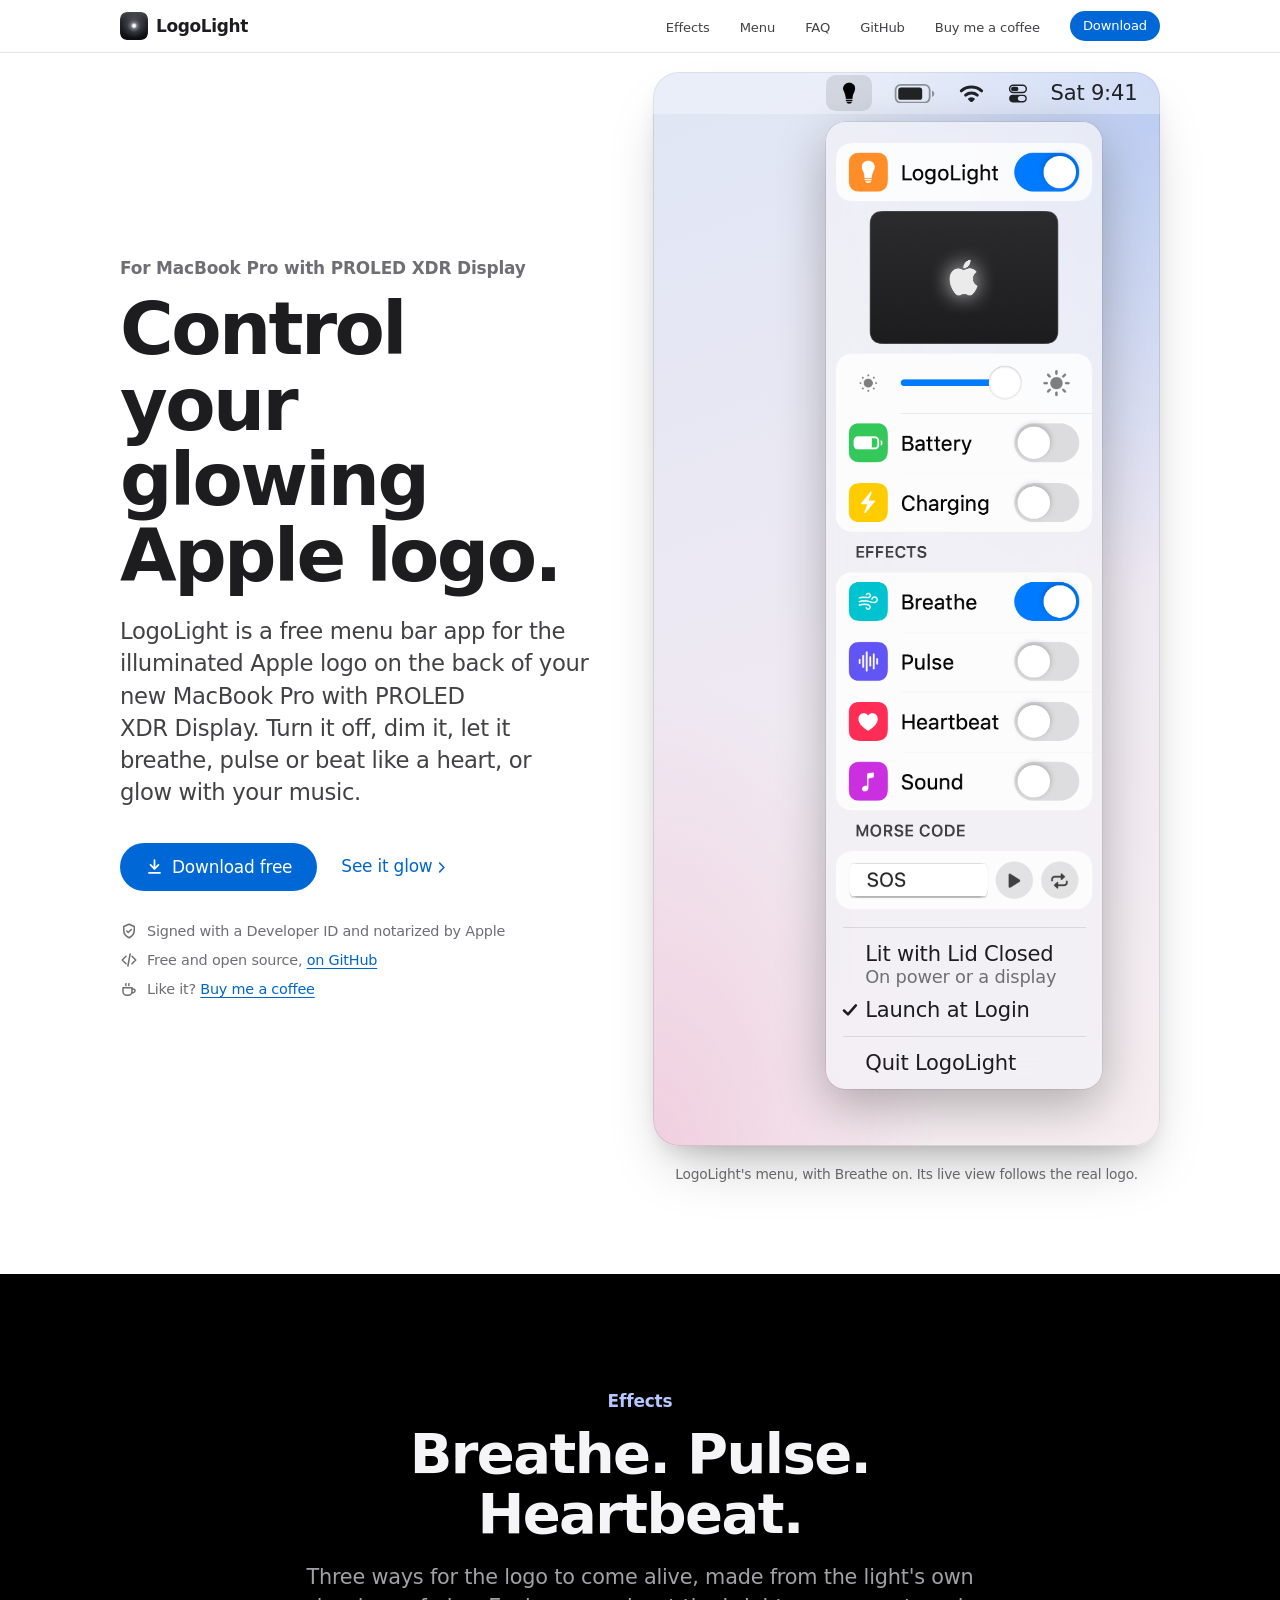
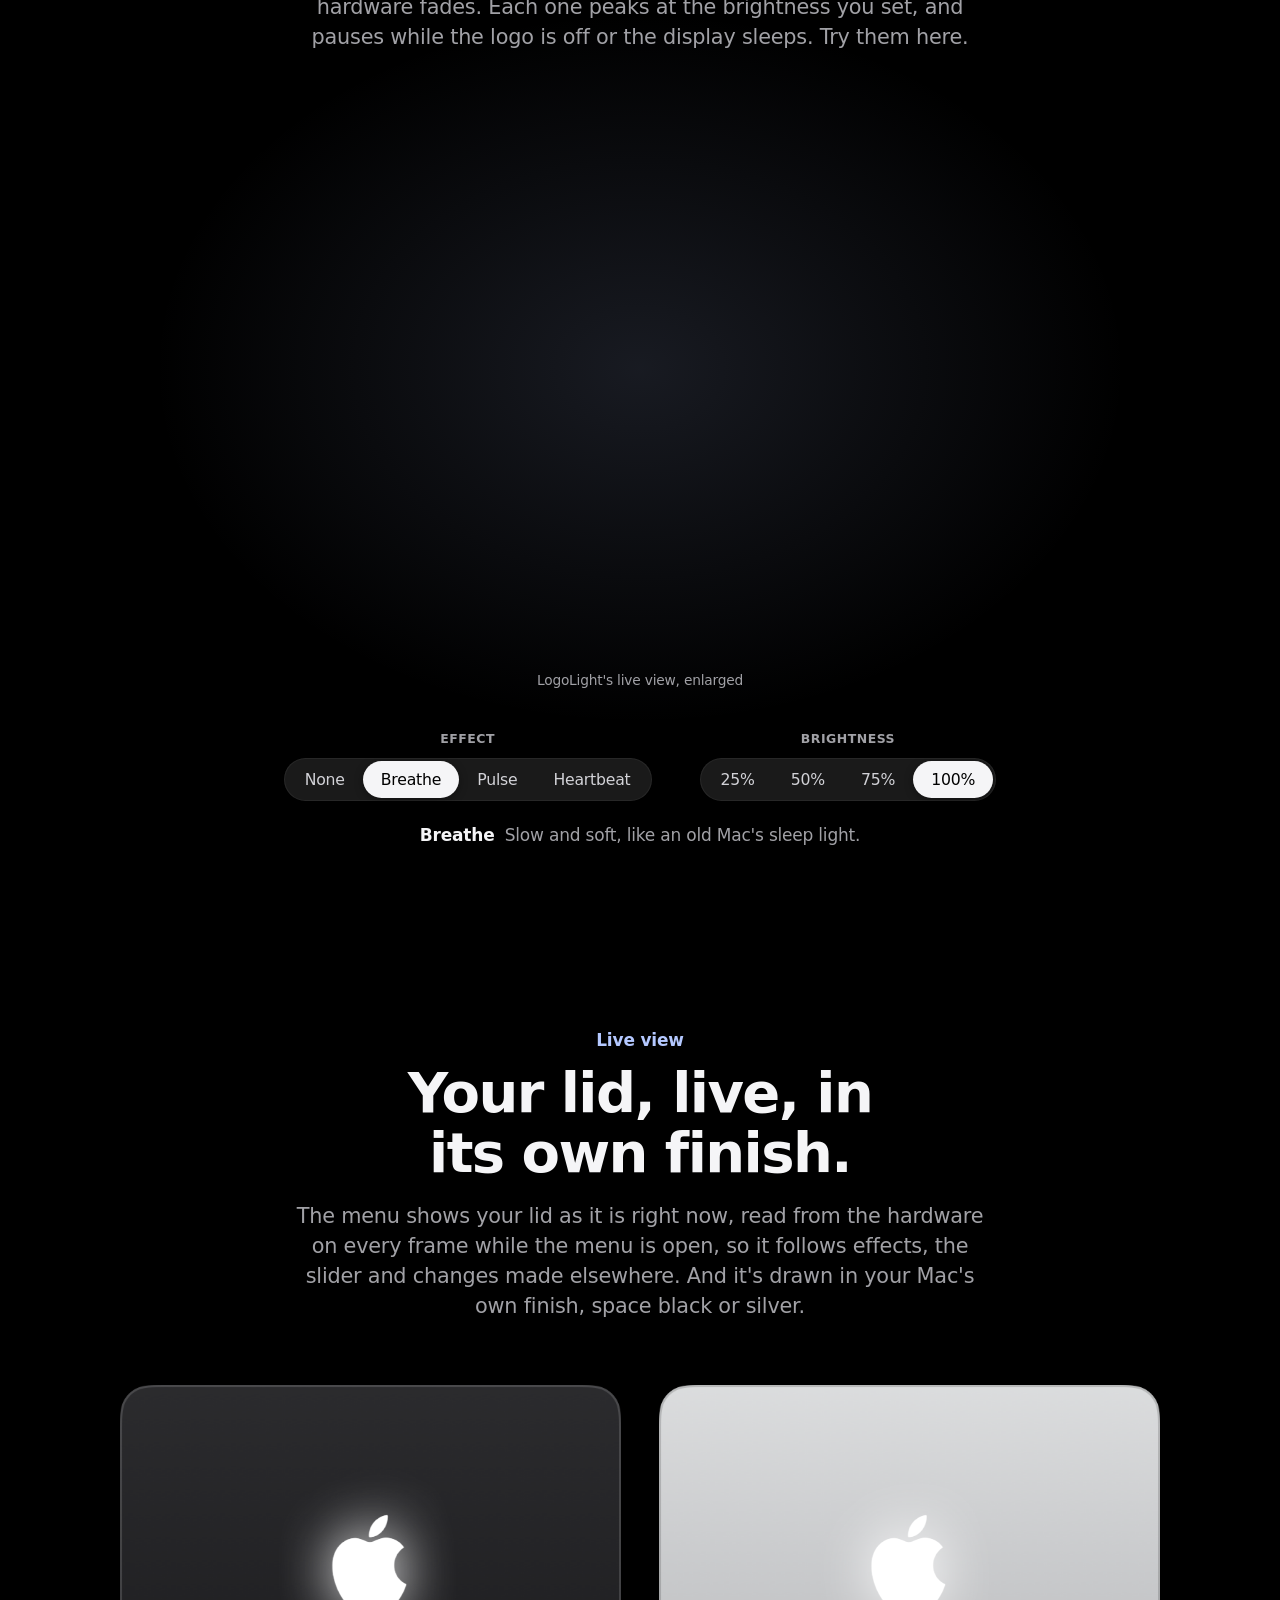
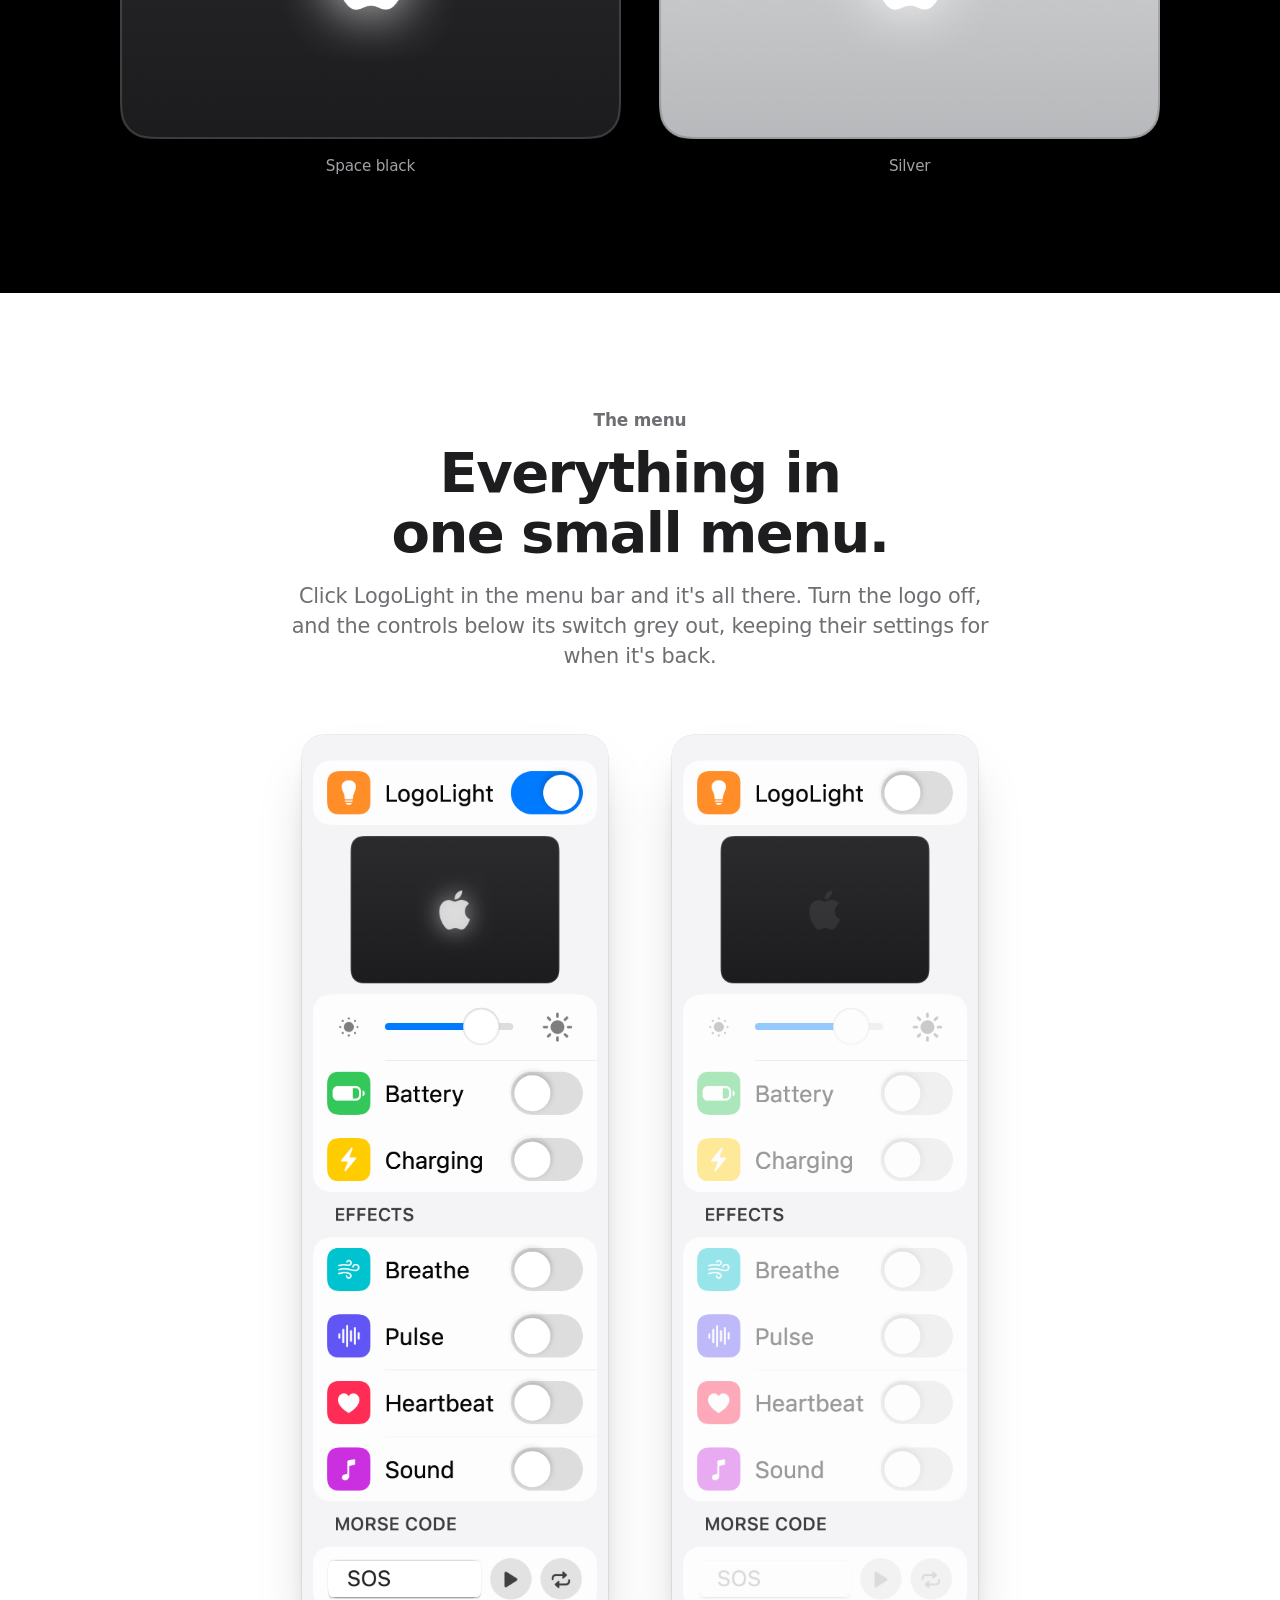
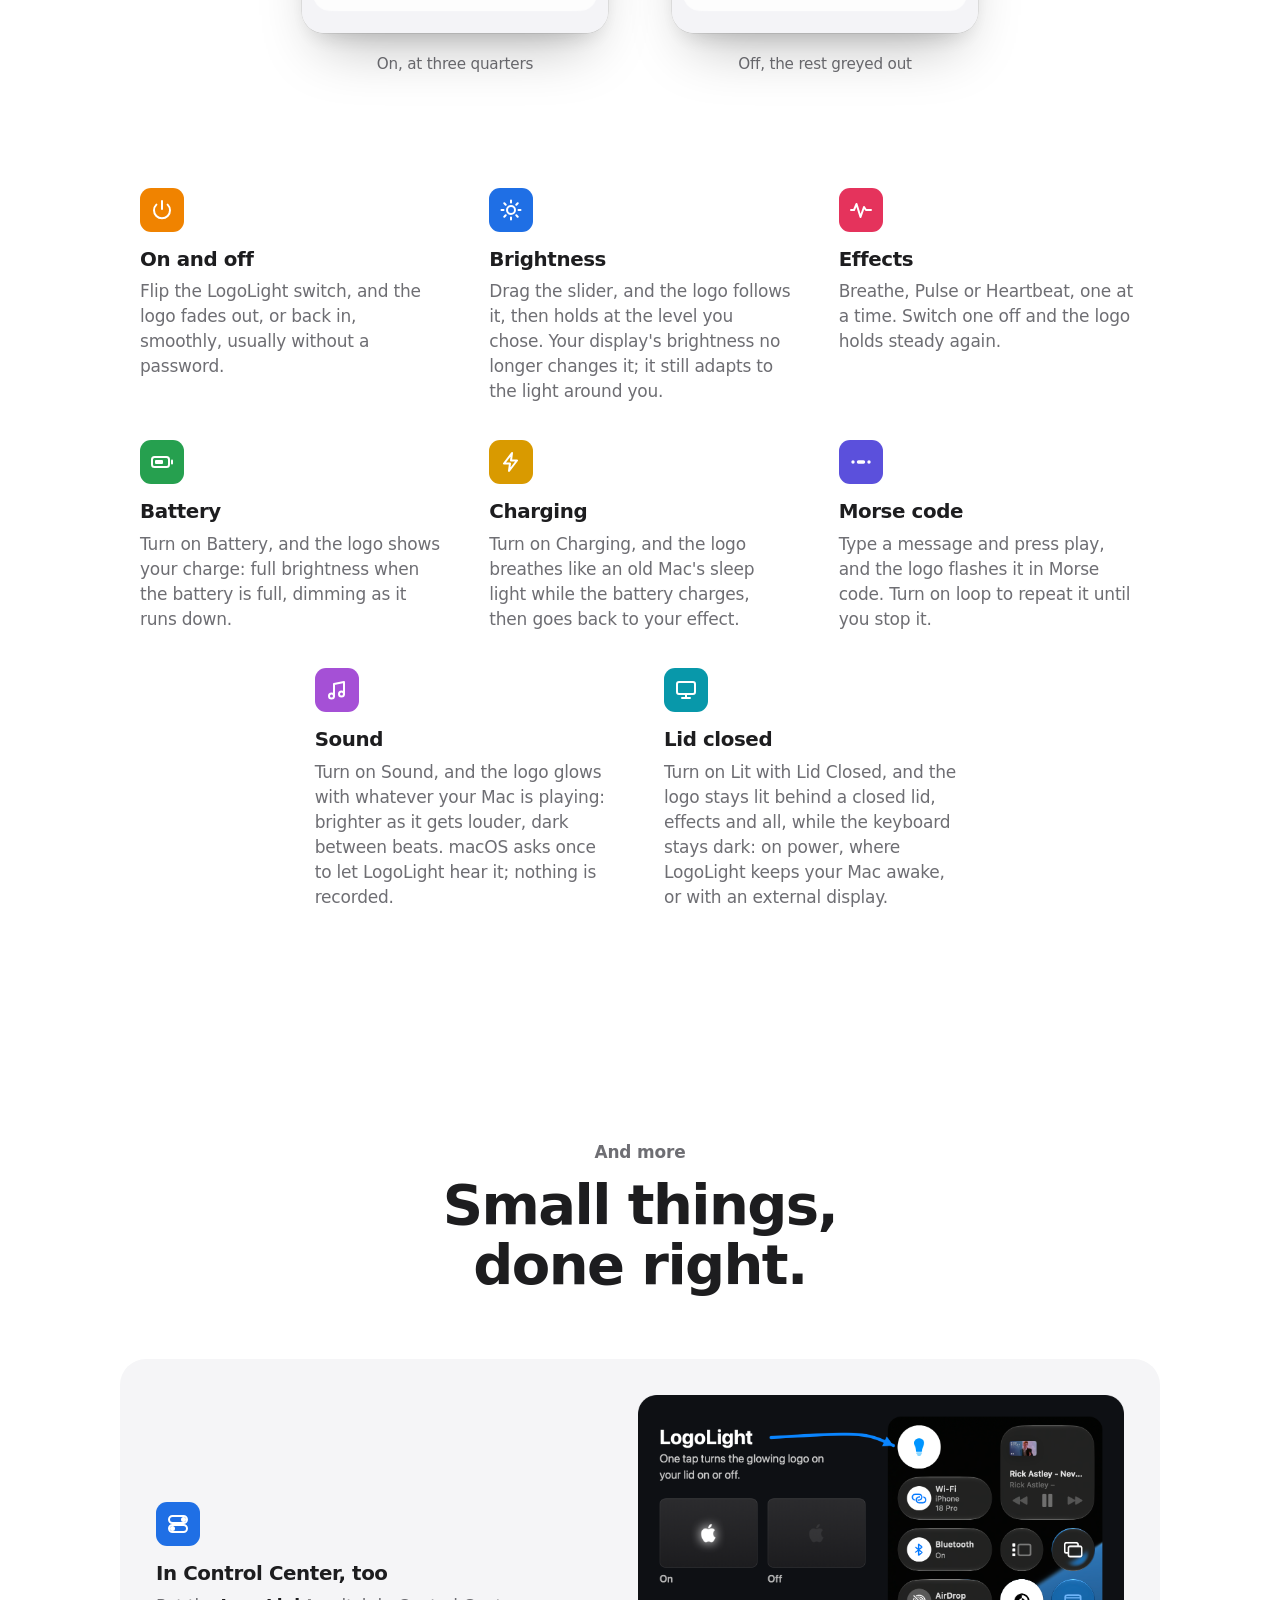
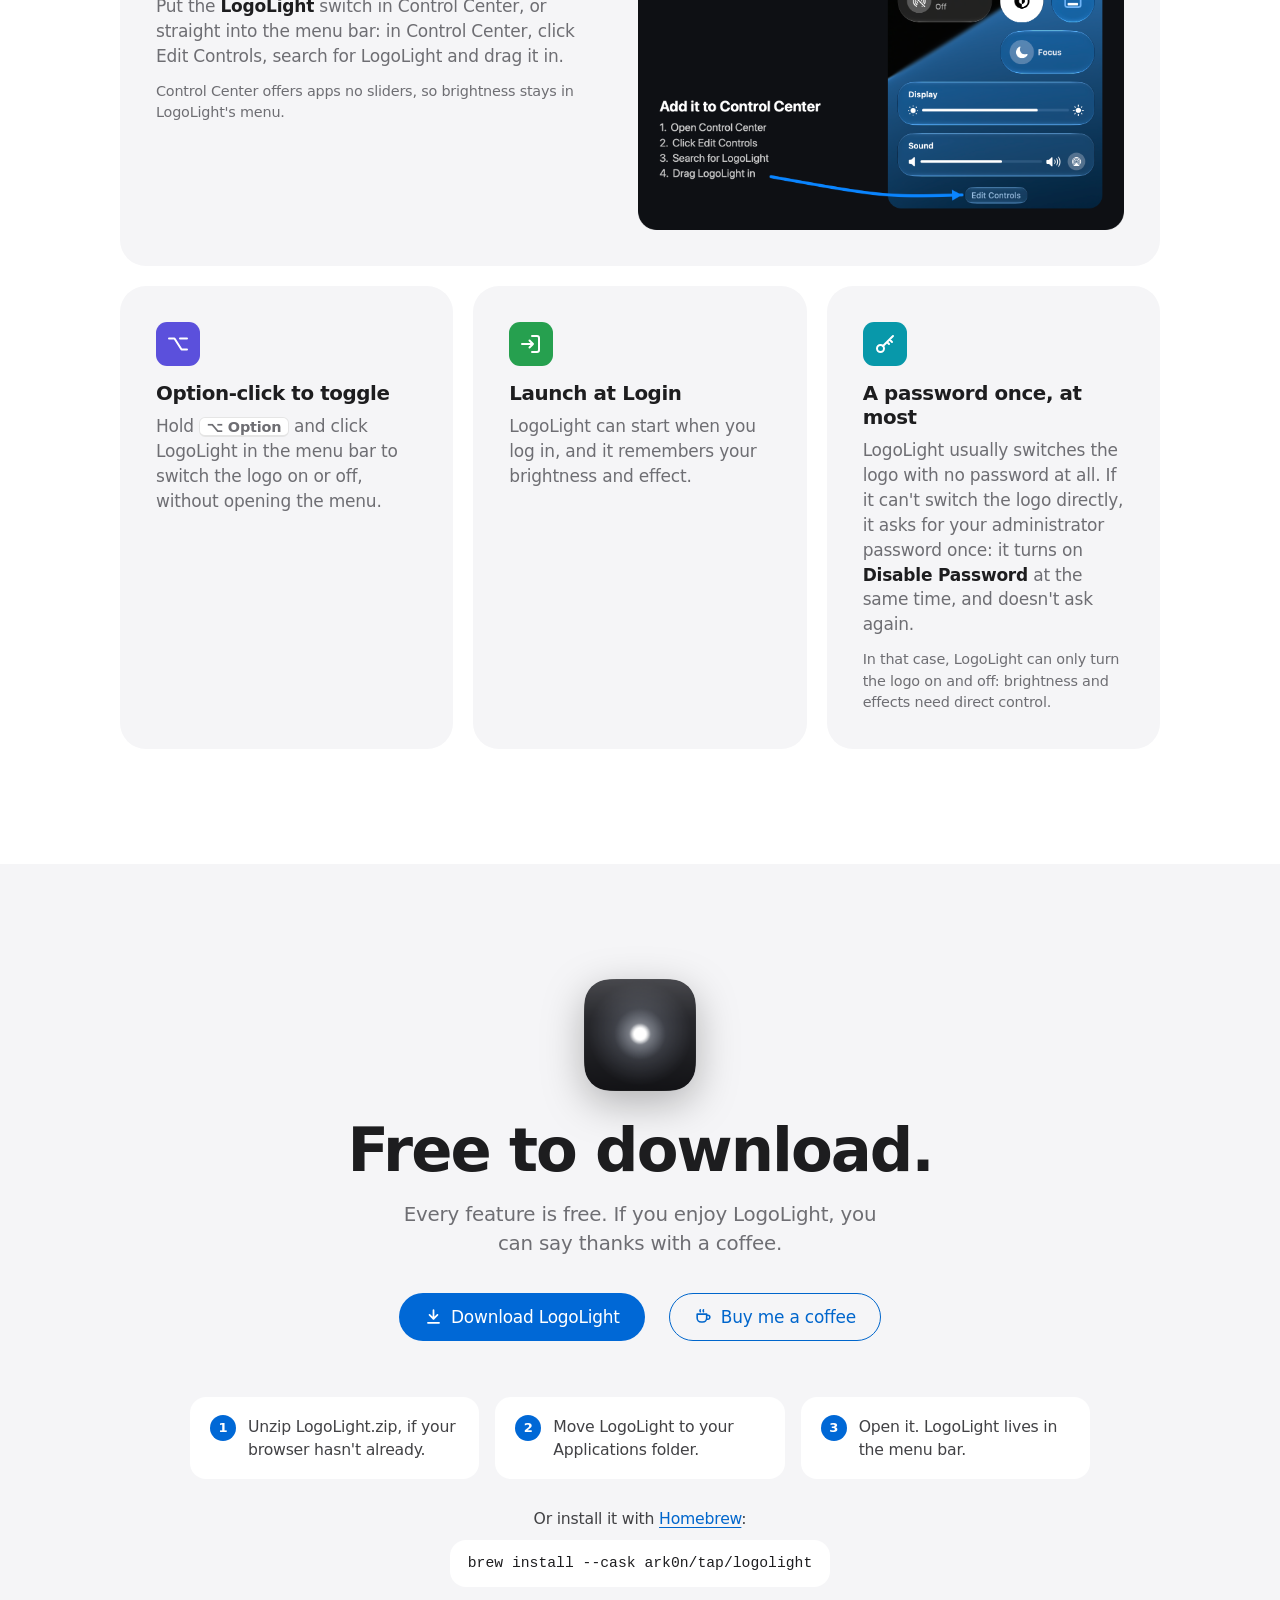
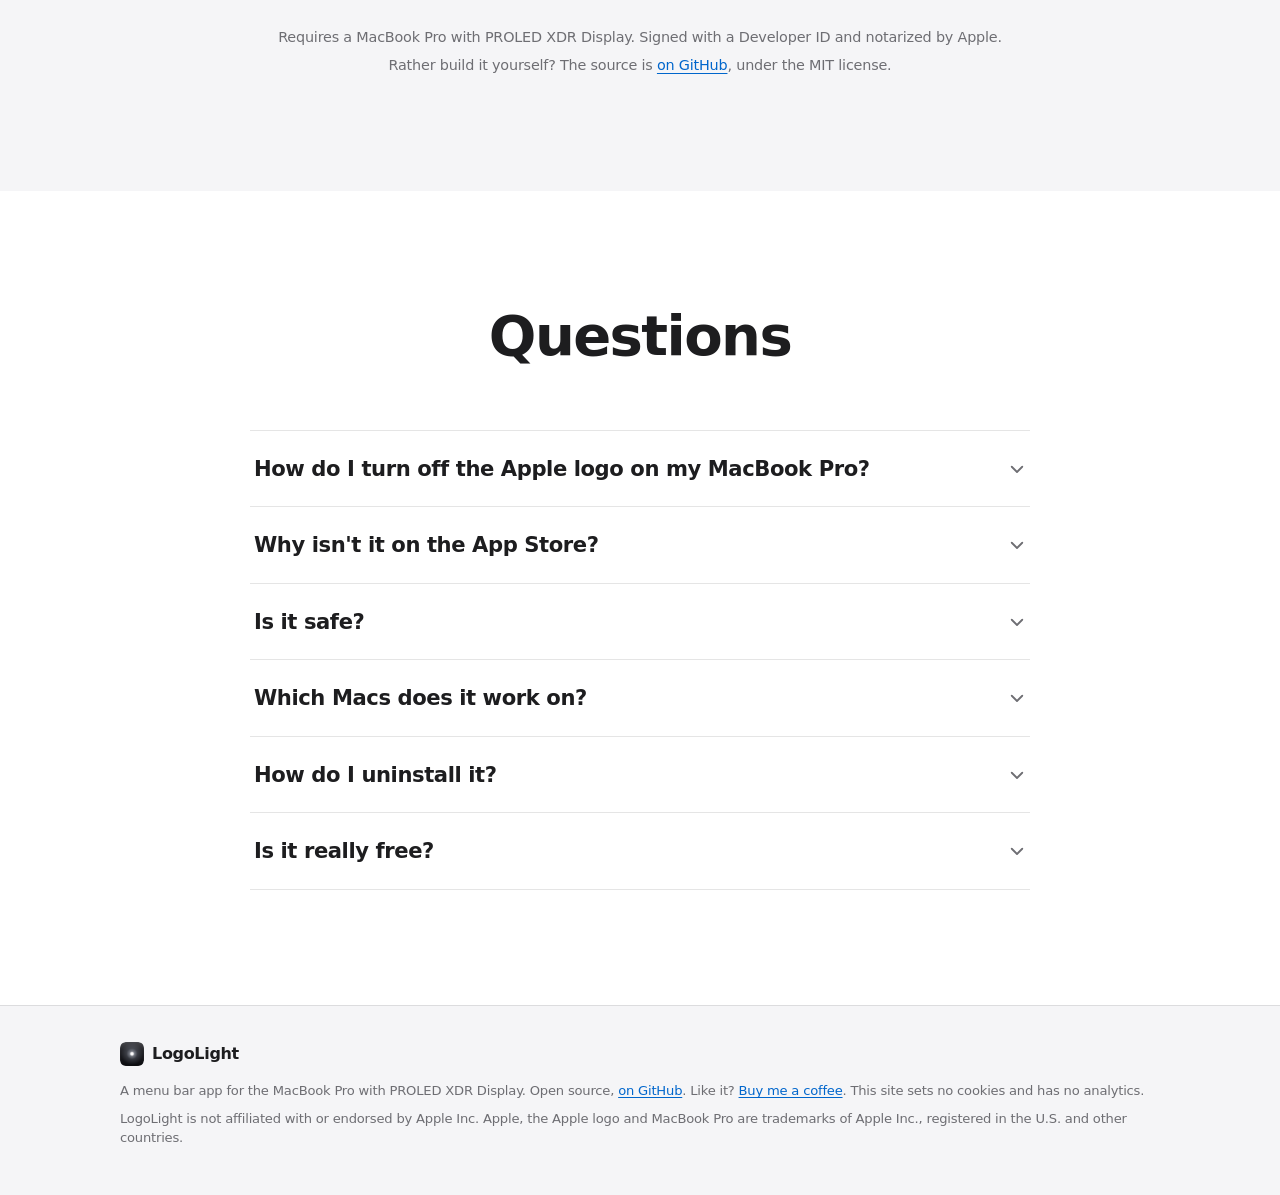
<file: site/public/index.html>
<!doctype html>
<html lang="en">
<head>
  <meta charset="utf-8">
  <meta name="viewport" content="width=device-width, initial-scale=1">
  <title>LogoLight: turn off or dim the MacBook Pro's glowing Apple logo</title>
  <meta name="description" content="Turn off or dim the glowing Apple logo on the OLED MacBook Pro with PROLED XDR Display, let it breathe, pulse or beat like a heart, or glow with your music. A free, open-source menu bar app.">
  <meta name="robots" content="max-image-preview:large">
  <link rel="alternate" type="text/plain" href="https://logolight.app/llms.txt" title="LogoLight, in plain text for AI assistants">
  <meta name="color-scheme" content="light dark">
  <meta name="theme-color" content="#ffffff" media="(prefers-color-scheme: light)">
  <meta name="theme-color" content="#0c0c0e" media="(prefers-color-scheme: dark)">
  <link rel="canonical" href="https://logolight.app/">
  <link rel="icon" href="favicon.ico" sizes="32x32">
  <link rel="icon" href="favicon.png" type="image/png" sizes="64x64">
  <link rel="apple-touch-icon" href="apple-touch-icon.png">
  <link rel="stylesheet" href="style.css">

  <meta property="og:type" content="website">
  <meta property="og:site_name" content="LogoLight">
  <meta property="og:url" content="https://logolight.app/">
  <meta property="og:title" content="LogoLight: turn off or dim the MacBook Pro's glowing Apple logo">
  <meta property="og:description" content="A free, open-source menu bar app for the illuminated Apple logo on the back of the OLED MacBook Pro with PROLED XDR Display. Turn it off, set its brightness, let it breathe, pulse or beat like a heart, or glow with your music.">
  <meta property="og:image" content="https://logolight.app/og-130.jpg">
  <meta property="og:image:type" content="image/jpeg">
  <meta property="og:image:width" content="1200">
  <meta property="og:image:height" content="630">
  <meta property="og:image:alt" content="LogoLight: Control your glowing Apple logo. Turn it off, dim it, let it breathe or beat like a heart, or glow with your music. Right from the menu bar. Beside the text, LogoLight's live view shows a large lid with the Apple logo glowing, next to its menu with the LogoLight switch and Breathe switched on, and the Battery and Charging switches under the brightness slider.">
  <meta name="twitter:card" content="summary_large_image">

  <!-- Structured data for search engines and AI assistants: the app, and the FAQ below (keep the answers in step
       with the page's). A data block, not a script: it never runs, so the CSP's script-src 'none' doesn't apply.
       Bump softwareVersion with each release. -->
  <script type="application/ld+json">
  {
    "@context": "https://schema.org",
    "@graph": [
      {
        "@type": "WebSite",
        "@id": "https://logolight.app/#website",
        "url": "https://logolight.app/",
        "name": "LogoLight",
        "inLanguage": "en"
      },
      {
        "@type": "SoftwareApplication",
        "@id": "https://logolight.app/#app",
        "name": "LogoLight",
        "url": "https://logolight.app/",
        "description": "A free, open-source menu bar app for the illuminated Apple logo on the back of the MacBook Pro with PROLED XDR Display (the OLED MacBook Pro). Turn the logo off and on with a smooth fade, set its brightness, animate it with Breathe, Pulse or Heartbeat, let it breathe while the battery charges, or let it glow with the sound your Mac is playing. Includes a control for Control Center.",
        "applicationCategory": "UtilitiesApplication",
        "operatingSystem": "macOS 14 or later",
        "softwareRequirements": "MacBook Pro with PROLED XDR Display",
        "softwareVersion": "1.4.1",
        "datePublished": "2026-11-25",
        "downloadUrl": "https://logolight.app/LogoLight.zip",
        "installUrl": "https://logolight.app/#download",
        "image": "https://logolight.app/images/app-icon-256.png",
        "screenshot": "https://logolight.app/images/menu-on-light-130.png",
        "featureList": [
          "Turn the illuminated Apple logo off and on, with a smooth fade",
          "Set the logo's brightness",
          "Effects: Breathe, Pulse and Heartbeat",
          "Battery indicator: the logo dims as the battery runs down",
          "Charging light: the logo breathes while the battery charges, like an old Mac's sleep light",
          "Flash a message in Morse code",
          "Sound: the logo glows with whatever the Mac is playing",
          "Keep the logo lit with the lid closed, on power or with an external display",
          "Live view of the lid in its own finish, space black or silver",
          "A LogoLight switch for Control Center and the menu bar",
          "Option-click the menu bar icon to toggle the logo",
          "Launch at Login"
        ],
        "isAccessibleForFree": true,
        "offers": { "@type": "Offer", "price": "0", "priceCurrency": "USD" },
        "license": "https://opensource.org/license/mit",
        "author": { "@type": "Person", "name": "Ark0N", "url": "https://github.com/Ark0N" },
        "sameAs": ["https://github.com/Ark0N/LogoLight"]
      },
      {
        "@type": "FAQPage",
        "@id": "https://logolight.app/#faq",
        "mainEntity": [
          {
            "@type": "Question",
            "name": "How do I turn off the Apple logo on my MacBook Pro?",
            "acceptedAnswer": { "@type": "Answer", "text": "With LogoLight, flip the LogoLight switch at the top of its menu, or hold Option and click LogoLight in the menu bar. The logo fades out, and stays off even after you quit LogoLight or restart your Mac. Without LogoLight, Apple's documented way is a command in Terminal: sudo defaults write com.apple.CoreBrightness LEBacklightMode -int 0 turns the logo off, and sudo defaults delete com.apple.CoreBrightness LEBacklightMode turns it back on. Apple documents only on and off; LogoLight adds brightness and effects." }
          },
          {
            "@type": "Question",
            "name": "Why isn't it on the App Store?",
            "acceptedAnswer": { "@type": "Answer", "text": "LogoLight works with the part of macOS that drives the logo, through system interfaces that Mac App Store apps aren't allowed to use. Store apps also have to run in a sandbox, which would shut LogoLight out completely. So it's offered here instead, signed with a Developer ID and notarized by Apple." }
          },
          {
            "@type": "Question",
            "name": "Is it safe?",
            "acceptedAnswer": { "@type": "Answer", "text": "LogoLight is signed with a Developer ID and notarized by Apple, which means Apple has checked it for malicious software. It usually needs no password. If LogoLight can't switch the logo directly, it asks for one once, in the standard macOS dialog, and installs a small rule (in /etc/sudoers.d) that lets your user account run exactly two commands without a password: Apple's documented commands to turn the logo off and back on. Nothing else. The rule is checked before it's installed, so it can't break sudo, and unchecking Disable Password removes it. And the whole source is on GitHub, so anyone can check what it does." }
          },
          {
            "@type": "Question",
            "name": "Which Macs does it work on?",
            "acceptedAnswer": { "@type": "Answer", "text": "The MacBook Pro with PROLED XDR Display (the OLED MacBook Pro), the model with the illuminated Apple logo on the back of the lid. On other Macs, LogoLight opens but tells you the logo isn't available." }
          },
          {
            "@type": "Question",
            "name": "How do I uninstall it?",
            "acceptedAnswer": { "@type": "Answer", "text": "If Disable Password is checked, uncheck it first. That removes the password rule. Turn off Launch at Login if you turned it on. Quit LogoLight and move it from Applications to the Trash. Quitting stops any effect and returns the logo to its normal brightness. If you turned the logo off, it stays off. To turn it back on without LogoLight, run sudo defaults delete com.apple.CoreBrightness LEBacklightMode in Terminal." }
          },
          {
            "@type": "Question",
            "name": "Is it really free?",
            "acceptedAnswer": { "@type": "Answer", "text": "Yes. Download it and use every feature for free. If you enjoy it, you can buy me a coffee, but it doesn't unlock anything; it just says thanks. It's open source, too: the code is on GitHub under the MIT license, so you can read it, change it or build it yourself." }
          }
        ]
      }
    ]
  }
  </script>
</head>
<body>
  <a class="skip" href="#main">Skip to content</a>

  <!-- Icons for the inline SVGs below. -->
  <svg class="sprite" aria-hidden="true" focusable="false">
    <defs>
      <symbol id="i-power" viewBox="0 0 24 24" fill="none" stroke="currentColor" stroke-width="2" stroke-linecap="round" stroke-linejoin="round"><path d="M12 3v8"/><path d="M6.4 6.6a8 8 0 1 0 11.2 0"/></symbol>
      <symbol id="i-sun" viewBox="0 0 24 24" fill="none" stroke="currentColor" stroke-width="2" stroke-linecap="round"><circle cx="12" cy="12" r="4"/><path d="M12 2.5v2M12 19.5v2M2.5 12h2M19.5 12h2M5.3 5.3l1.4 1.4M17.3 17.3l1.4 1.4M5.3 18.7l1.4-1.4M17.3 6.7l1.4-1.4"/></symbol>
      <symbol id="i-wave" viewBox="0 0 24 24" fill="none" stroke="currentColor" stroke-width="2" stroke-linecap="round" stroke-linejoin="round"><path d="M2 12h3l2.5-6 4 13 3.5-10 2 3h5"/></symbol>
      <symbol id="i-battery" viewBox="0 0 24 24" fill="none" stroke="currentColor" stroke-width="2" stroke-linecap="round" stroke-linejoin="round"><rect x="2" y="7" width="17" height="10" rx="2.5"/><path d="M22 10.5v3"/><rect x="5" y="10" width="8" height="4" rx="1" fill="currentColor" stroke="none"/></symbol>
      <symbol id="i-bolt" viewBox="0 0 24 24" fill="none" stroke="currentColor" stroke-width="2" stroke-linecap="round" stroke-linejoin="round"><path d="M13 3 5 13.5h6L10 21l8-10.5h-6z"/></symbol>
      <symbol id="i-morse" viewBox="0 0 24 24" fill="none" stroke="currentColor" stroke-width="3.4" stroke-linecap="round"><path d="M4 12h0M9.5 12h5M20 12h0"/></symbol>
      <symbol id="i-note" viewBox="0 0 24 24" fill="none" stroke="currentColor" stroke-width="2" stroke-linecap="round" stroke-linejoin="round"><path d="M9 18V6l10-2v12"/><circle cx="6.5" cy="18" r="2.5"/><circle cx="16.5" cy="16" r="2.5"/></symbol>
      <symbol id="i-display" viewBox="0 0 24 24" fill="none" stroke="currentColor" stroke-width="2" stroke-linecap="round" stroke-linejoin="round"><rect x="3" y="4" width="18" height="12" rx="2"/><path d="M12 16v4M8 20h8"/></symbol>
      <symbol id="i-option" viewBox="0 0 24 24" fill="none" stroke="currentColor" stroke-width="2" stroke-linecap="round" stroke-linejoin="round"><path d="M3 6.5h5.5l7 11H21M14 6.5h7"/></symbol>
      <symbol id="i-login" viewBox="0 0 24 24" fill="none" stroke="currentColor" stroke-width="2" stroke-linecap="round" stroke-linejoin="round"><path d="M13 4h5a2 2 0 0 1 2 2v12a2 2 0 0 1-2 2h-5"/><path d="M3 12h11M10.5 8.5 14 12l-3.5 3.5"/></symbol>
      <symbol id="i-key" viewBox="0 0 24 24" fill="none" stroke="currentColor" stroke-width="2" stroke-linecap="round" stroke-linejoin="round"><circle cx="7.5" cy="16.5" r="3.5"/><path d="M10 14 20 4M16.5 7.5l2.5 2.5M14 10l2 2"/></symbol>
      <symbol id="i-toggles" viewBox="0 0 24 24" fill="none" stroke="currentColor" stroke-width="2"><rect x="3" y="4" width="18" height="7" rx="3.5"/><circle cx="17.5" cy="7.5" r="1.5" fill="currentColor"/><rect x="3" y="13" width="18" height="7" rx="3.5"/><circle cx="6.5" cy="16.5" r="1.5" fill="currentColor"/></symbol>
      <symbol id="i-download" viewBox="0 0 24 24" fill="none" stroke="currentColor" stroke-width="2.2" stroke-linecap="round" stroke-linejoin="round"><path d="M12 4v11M7 10l5 5 5-5M5 20h14"/></symbol>
      <symbol id="i-cup" viewBox="0 0 24 24" fill="none" stroke="currentColor" stroke-width="2" stroke-linecap="round" stroke-linejoin="round"><path d="M4 9h12v5a5 5 0 0 1-5 5H9a5 5 0 0 1-5-5z"/><path d="M16 10.5h1.5a2.5 2.5 0 0 1 0 5H16"/><path d="M8 3.5c-.6.8-.6 1.7 0 2.5M12 3.5c-.6.8-.6 1.7 0 2.5"/></symbol>
      <symbol id="i-shield" viewBox="0 0 24 24" fill="none" stroke="currentColor" stroke-width="2" stroke-linecap="round" stroke-linejoin="round"><path d="M12 3 5 6v5c0 4.5 3 8.3 7 10 4-1.7 7-5.5 7-10V6z"/><path d="m9 12 2 2 4-4"/></symbol>
      <symbol id="i-code" viewBox="0 0 24 24" fill="none" stroke="currentColor" stroke-width="2" stroke-linecap="round" stroke-linejoin="round"><path d="m8 7-5 5 5 5M16 7l5 5-5 5M13.5 4l-3 16"/></symbol>
      <symbol id="i-chevron" viewBox="0 0 24 24" fill="none" stroke="currentColor" stroke-width="2.4" stroke-linecap="round" stroke-linejoin="round"><path d="m9 5 7 7-7 7"/></symbol>
      <symbol id="i-check" viewBox="0 0 12 12" fill="none" stroke="currentColor" stroke-width="1.7" stroke-linecap="round" stroke-linejoin="round"><path d="M2 6.4 4.7 9 10 3"/></symbol>
      <symbol id="i-pause" viewBox="0 0 16 16" fill="currentColor"><rect x="4" y="3" width="2.6" height="10" rx="1"/><rect x="9.4" y="3" width="2.6" height="10" rx="1"/></symbol>
      <symbol id="i-play" viewBox="0 0 16 16" fill="currentColor"><path d="M5 3.2v9.6a.8.8 0 0 0 1.2.7l7.6-4.8a.8.8 0 0 0 0-1.4L6.2 2.5A.8.8 0 0 0 5 3.2z"/></symbol>
      <!-- Generic menu bar glyphs for the scene around the real menu. -->
      <symbol id="g-battery" viewBox="0 0 27 13"><rect x=".6" y=".6" width="22.8" height="11.8" rx="3.4" fill="none" stroke="currentColor" stroke-opacity=".45" stroke-width="1.2"/><rect x="2.4" y="2.4" width="16" height="8.2" rx="1.8" fill="currentColor"/><path d="M25 4.4c.9.3 1.5 1.1 1.5 2.1s-.6 1.8-1.5 2.1z" fill="currentColor" fill-opacity=".45"/></symbol>
      <symbol id="g-wifi" viewBox="0 0 18 13"><path d="M2.2 4.6a10.4 10.4 0 0 1 13.6 0M5.1 7.4a6.1 6.1 0 0 1 7.8 0" fill="none" stroke="currentColor" stroke-width="2" stroke-linecap="round"/><path d="M8.12 11.64 6.94 10.46a.6.6 0 0 1 .09-.93 3.58 3.58 0 0 1 3.94 0 .6.6 0 0 1 .09.93l-1.18 1.18a1.25 1.25 0 0 1-1.76 0z" fill="currentColor"/></symbol>
      <symbol id="g-controls" viewBox="0 0 16 14"><rect x="2.36" y="1.48" width="11.23" height="4.86" rx="2.43" fill="none" stroke="currentColor" stroke-width=".95"/><rect x="3.31" y="2.44" width="5" height="3" rx="1.5" fill="currentColor"/><path d="M4.48 7.81h6.99a2.6 2.6 0 0 1 0 5.19H4.48a2.6 2.6 0 0 1 0-5.19zm4.93.94a1.66 1.66 0 0 0 0 3.31h2.12a1.66 1.66 0 0 0 0-3.31z" fill="currentColor" fill-rule="evenodd"/></symbol>
    </defs>
  </svg>

  <header class="site-header">
    <div class="wrap">
      <a class="brand" href="/">
        <img src="images/app-icon-128.png" width="28" height="28" alt="">
        <span>LogoLight</span>
      </a>
      <nav class="site-nav" aria-label="Main">
        <ul>
          <li class="nav-wide"><a href="#effects">Effects</a></li>
          <li class="nav-wide"><a href="#menu">Menu</a></li>
          <li><a href="#faq">FAQ</a></li>
          <li class="nav-mid"><a href="https://github.com/Ark0N/LogoLight">GitHub</a></li>
          <li class="nav-coffee"><a href="https://buymeacoffee.com/arkon" rel="noopener">Buy me a coffee</a></li>
          <li><a class="nav-cta" href="#download">Download</a></li>
        </ul>
      </nav>
    </div>
  </header>

  <main id="main">
    <section class="hero" aria-labelledby="hero-title">
      <div class="wrap hero-grid">
        <div class="hero-copy">
          <p class="eyebrow">For MacBook Pro with PROLED XDR Display</p>
          <h1 id="hero-title">Control your glowing Apple&nbsp;logo.</h1>
          <p class="lead">LogoLight is a free menu bar app for the illuminated Apple logo on the back of your new MacBook&nbsp;Pro with PROLED XDR&nbsp;Display. Turn it off, dim it, let it breathe, pulse or beat like a heart, or glow with your&nbsp;music.</p>
          <div class="actions">
            <a class="btn btn-primary" href="/LogoLight.zip">
              <svg aria-hidden="true" focusable="false"><use href="#i-download"/></svg>
              Download free
            </a>
            <a class="btn-link" href="#effects">See it glow<svg aria-hidden="true" focusable="false"><use href="#i-chevron"/></svg></a>
          </div>
          <ul class="facts" role="list">
            <li><svg aria-hidden="true" focusable="false"><use href="#i-shield"/></svg>Signed with a Developer ID and notarized by Apple</li>
            <li><svg aria-hidden="true" focusable="false"><use href="#i-code"/></svg><span>Free and open source, <a href="https://github.com/Ark0N/LogoLight">on GitHub</a></span></li>
            <li><svg aria-hidden="true" focusable="false"><use href="#i-cup"/></svg><span>Like it? <a href="https://buymeacoffee.com/arkon" rel="noopener">Buy me a coffee</a></span></li>
          </ul>
        </div>

        <figure class="scene">
          <div class="screen-frame">
            <!-- The menu is a real render of LogoLight's panel (LOGOLIGHT_RENDER_PANEL, see PanelRenderer), with the
                 live view unlit; the menu bar, the menu's frame and its two plain items are drawn here, as the app shows
                 them. The live view's light (LOGOLIGHT_RENDER_LIGHT) is laid over the lid and faded with Breathe's timing. -->
            <div class="screen" role="img" aria-label="LogoLight's menu, open below its icon in the menu bar. At the top, the LogoLight switch is on. Below it, the live view of the lid, with the Apple logo glowing and slowly breathing, then the brightness slider near full and the Battery and Charging switches, and of the effects Breathe, Pulse, Heartbeat and Sound, Breathe is on. Below them, Morse code: a message field with play and loop buttons. Then Lit with Lid Closed, on power or with a display, Launch at Login, checked, and Quit LogoLight.">
              <div class="menubar">
                <span class="status status-open">
                  <img class="status-icon" src="images/menubar-icon.png" width="12" height="17" alt="">
                  <span class="menu">
                    <span class="menu-panel">
                      <picture>
                        <source srcset="images/menu-breathe-dark-130.png" media="(prefers-color-scheme: dark)">
                        <img src="images/menu-breathe-light-130.png" width="850" height="2435" alt="" fetchpriority="high">
                      </picture>
                      <span class="glow anim-breathe">
                        <img class="halo" src="images/lid-light-696.png" width="696" height="492" alt="">
                        <img src="images/lid-shape-696.png" width="696" height="492" alt="">
                      </span>
                    </span>
                    <span class="menu-sep"></span>
                    <span class="menu-item menu-item-two">Lit with Lid Closed<span class="menu-subtitle">On power or a display</span></span>
                    <span class="menu-item"><svg class="menu-check" aria-hidden="true" focusable="false"><use href="#i-check"/></svg>Launch at Login</span>
                    <span class="menu-sep"></span>
                    <span class="menu-item">Quit LogoLight</span>
                  </span>
                </span>
                <svg class="glyph glyph-battery" aria-hidden="true" focusable="false"><use href="#g-battery"/></svg>
                <svg class="glyph glyph-wifi" aria-hidden="true" focusable="false"><use href="#g-wifi"/></svg>
                <svg class="glyph glyph-controls" aria-hidden="true" focusable="false"><use href="#g-controls"/></svg>
                <span class="clock">Sat 9:41</span>
              </div>
            </div>
            <label class="pause">
              <input type="checkbox">
              <svg class="pause-icon" aria-hidden="true" focusable="false"><use href="#i-pause"/></svg>
              <svg class="play-icon" aria-hidden="true" focusable="false"><use href="#i-play"/></svg>
              <span class="visually-hidden">Pause the animation</span>
            </label>
          </div>
          <figcaption>LogoLight's menu, with Breathe on. Its live view follows the real&nbsp;logo.</figcaption>
        </figure>
      </div>
    </section>

    <div class="stage">
      <section class="stage-part" id="effects" aria-labelledby="effects-title">
        <div class="wrap">
          <div class="section-head">
            <p class="eyebrow">Effects</p>
            <h2 id="effects-title">Breathe. Pulse. Heartbeat.</h2>
            <p>Three ways for the logo to come alive, made from the light's own hardware fades. Each one peaks at the brightness you set, and pauses while the logo is off or the display sleeps. Try them&nbsp;here.</p>
          </div>

          <div class="play">
            <!-- LogoLight's live view at 14x (LOGOLIGHT_RENDER_SCALE, _GLOWS=0, _LIGHT): the lid unlit, with the logo's
                 light over it. The light's group and its glow both fade to the level, as the live view draws it.
                 The controls below pick the effect (timings from LogoEffect.cycle) and the level, without scripts. -->
            <figure class="big-lid">
              <span class="lid" role="img" aria-label="LogoLight's live view, enlarged: the lid of the MacBook Pro, with the Apple logo glowing at the effect and brightness chosen below.">
                <img src="images/lid-black-1624.png" srcset="images/lid-black-696.png 696w, images/lid-black-1160.png 1160w, images/lid-black-1624.png 1624w" sizes="min(100vw - 32px, 760px)" width="1624" height="1148" alt="" loading="lazy" decoding="async">
                <span class="glow">
                  <img class="halo" src="images/lid-light-1624.png" srcset="images/lid-light-696.png 696w, images/lid-light-1160.png 1160w, images/lid-light-1624.png 1624w" sizes="min(100vw - 32px, 760px)" width="1624" height="1148" alt="" loading="lazy" decoding="async">
                  <img src="images/lid-shape-1624.png" srcset="images/lid-shape-696.png 696w, images/lid-shape-1160.png 1160w, images/lid-shape-1624.png 1624w" sizes="min(100vw - 32px, 760px)" width="1624" height="1148" alt="" loading="lazy" decoding="async">
                </span>
              </span>
              <figcaption>LogoLight's live view, enlarged</figcaption>
            </figure>

            <div class="controls">
              <fieldset class="segmented">
                <legend>Effect</legend>
                <div class="segments">
                  <label><input type="radio" name="effect" id="fx-none"><span>None</span></label>
                  <label><input type="radio" name="effect" id="fx-breathe" checked><span>Breathe</span></label>
                  <label><input type="radio" name="effect" id="fx-pulse"><span>Pulse</span></label>
                  <label><input type="radio" name="effect" id="fx-heartbeat"><span>Heartbeat</span></label>
                </div>
              </fieldset>
              <fieldset class="segmented">
                <legend>Brightness</legend>
                <div class="segments">
                  <label><input type="radio" name="level" id="lv-25"><span>25%</span></label>
                  <label><input type="radio" name="level" id="lv-50"><span>50%</span></label>
                  <label><input type="radio" name="level" id="lv-75"><span>75%</span></label>
                  <label><input type="radio" name="level" id="lv-100" checked><span>100%</span></label>
                </div>
              </fieldset>
            </div>

            <div class="fx-notes">
              <p class="fx-note fx-note-none">No effect: the logo holds steady at your brightness, and still adapts to the light around&nbsp;you.</p>
              <p class="fx-note fx-note-breathe"><strong>Breathe</strong> Slow and soft, like an old Mac's sleep&nbsp;light.</p>
              <p class="fx-note fx-note-pulse"><strong>Pulse</strong> A steady, quicker rise and&nbsp;fall.</p>
              <p class="fx-note fx-note-heartbeat"><strong>Heartbeat</strong> Two quick beats, then a&nbsp;rest.</p>
              <p class="motion-note">Reduce Motion is on, so the effects aren't animated&nbsp;here.</p>
            </div>
          </div>
        </div>
      </section>

      <section class="stage-part" id="live-view" aria-labelledby="live-title">
        <div class="wrap">
          <div class="section-head">
            <p class="eyebrow">Live view</p>
            <h2 id="live-title">Your lid, live, in its own&nbsp;finish.</h2>
            <p>The menu shows your lid as it is right now, read from the hardware on every frame while the menu is open, so it follows effects, the slider and changes made elsewhere. And it's drawn in your Mac's own finish, space black or&nbsp;silver.</p>
          </div>

          <ul class="finishes" role="list">
            <li>
              <figure>
                <span class="lid" role="img" aria-label="The live view in space black, with the Apple logo glowing.">
                  <img src="images/lid-black-1160.png" srcset="images/lid-black-696.png 696w, images/lid-black-1160.png 1160w" sizes="(min-width: 640px) min(46vw, 500px), calc(100vw - 32px)" width="1160" height="820" alt="" loading="lazy" decoding="async">
                  <span class="glow">
                    <img class="halo" src="images/lid-light-1160.png" srcset="images/lid-light-696.png 696w, images/lid-light-1160.png 1160w" sizes="(min-width: 640px) min(46vw, 500px), calc(100vw - 32px)" width="1160" height="820" alt="" loading="lazy" decoding="async">
                    <img src="images/lid-shape-1160.png" srcset="images/lid-shape-696.png 696w, images/lid-shape-1160.png 1160w" sizes="(min-width: 640px) min(46vw, 500px), calc(100vw - 32px)" width="1160" height="820" alt="" loading="lazy" decoding="async">
                  </span>
                </span>
                <figcaption>Space black</figcaption>
              </figure>
            </li>
            <li>
              <figure>
                <span class="lid" role="img" aria-label="The live view in silver, with the Apple logo glowing.">
                  <img src="images/lid-silver-1160.png" srcset="images/lid-silver-696.png 696w, images/lid-silver-1160.png 1160w" sizes="(min-width: 640px) min(46vw, 500px), calc(100vw - 32px)" width="1160" height="820" alt="" loading="lazy" decoding="async">
                  <span class="glow">
                    <img class="halo" src="images/lid-light-1160.png" srcset="images/lid-light-696.png 696w, images/lid-light-1160.png 1160w" sizes="(min-width: 640px) min(46vw, 500px), calc(100vw - 32px)" width="1160" height="820" alt="" loading="lazy" decoding="async">
                    <img src="images/lid-shape-1160.png" srcset="images/lid-shape-696.png 696w, images/lid-shape-1160.png 1160w" sizes="(min-width: 640px) min(46vw, 500px), calc(100vw - 32px)" width="1160" height="820" alt="" loading="lazy" decoding="async">
                  </span>
                </span>
                <figcaption>Silver</figcaption>
              </figure>
            </li>
          </ul>
        </div>
      </section>
    </div>

    <section class="section" id="menu" aria-labelledby="menu-title">
      <div class="wrap">
        <div class="section-head">
          <p class="eyebrow">The menu</p>
          <h2 id="menu-title">Everything in one small menu.</h2>
          <p>Click LogoLight in the menu bar and it's all there. Turn the logo off, and the controls below its switch grey out, keeping their settings for when it's back.</p>
        </div>

        <div class="menu-pair">
          <figure class="menu-shot">
            <span class="menu menu-alone">
              <picture>
                <source srcset="images/menu-on-dark-130.png" media="(prefers-color-scheme: dark)">
                <img src="images/menu-on-light-130.png" width="850" height="2435" alt="LogoLight's menu with the logo on: the LogoLight switch on, the live view of the lid with the Apple logo glowing, the brightness slider at three quarters with the Battery and Charging switches off below it, none of the effects Breathe, Pulse, Heartbeat and Sound switched on, and the Morse code field with its play and loop buttons." loading="lazy" decoding="async">
              </picture>
            </span>
            <figcaption>On, at three quarters</figcaption>
          </figure>
          <figure class="menu-shot">
            <span class="menu menu-alone">
              <picture>
                <source srcset="images/menu-off-dark-130.png" media="(prefers-color-scheme: dark)">
                <img src="images/menu-off-light-130.png" width="850" height="2435" alt="LogoLight's menu with the logo off: the LogoLight switch is off, the live view of the lid is dark, and the slider, the Battery and Charging switches, the effect switches and Morse code below it are greyed out, keeping their settings." loading="lazy" decoding="async">
              </picture>
            </span>
            <figcaption>Off, the rest greyed out</figcaption>
          </figure>
        </div>

        <ul class="trio" role="list">
          <li class="feature">
            <span class="tile tile-orange"><svg aria-hidden="true" focusable="false"><use href="#i-power"/></svg></span>
            <h3>On and off</h3>
            <p>Flip the LogoLight switch, and the logo fades out, or back in, smoothly, usually without a password.</p>
          </li>
          <li class="feature">
            <span class="tile tile-blue"><svg aria-hidden="true" focusable="false"><use href="#i-sun"/></svg></span>
            <h3>Brightness</h3>
            <p>Drag the slider, and the logo follows it, then holds at the level you chose. Your display's brightness no longer changes it; it still adapts to the light around you.</p>
          </li>
          <li class="feature">
            <span class="tile tile-pink"><svg aria-hidden="true" focusable="false"><use href="#i-wave"/></svg></span>
            <h3>Effects</h3>
            <p>Breathe, Pulse or Heartbeat, one at a time. Switch one off and the logo holds steady again.</p>
          </li>
          <li class="feature">
            <span class="tile tile-green"><svg aria-hidden="true" focusable="false"><use href="#i-battery"/></svg></span>
            <h3>Battery</h3>
            <p>Turn on Battery, and the logo shows your charge: full brightness when the battery is full, dimming as it runs down.</p>
          </li>
          <li class="feature">
            <span class="tile tile-yellow"><svg aria-hidden="true" focusable="false"><use href="#i-bolt"/></svg></span>
            <h3>Charging</h3>
            <p>Turn on Charging, and the logo breathes like an old Mac's sleep light while the battery charges, then goes back to your effect.</p>
          </li>
          <li class="feature">
            <span class="tile tile-indigo"><svg aria-hidden="true" focusable="false"><use href="#i-morse"/></svg></span>
            <h3>Morse code</h3>
            <p>Type a message and press play, and the logo flashes it in Morse code. Turn on loop to repeat it until you stop it.</p>
          </li>
          <li class="feature">
            <span class="tile tile-purple"><svg aria-hidden="true" focusable="false"><use href="#i-note"/></svg></span>
            <h3>Sound</h3>
            <p>Turn on Sound, and the logo glows with whatever your Mac is playing: brighter as it gets louder, dark between beats. macOS asks once to let LogoLight hear it; nothing is recorded.</p>
          </li>
          <li class="feature">
            <span class="tile tile-teal"><svg aria-hidden="true" focusable="false"><use href="#i-display"/></svg></span>
            <h3>Lid closed</h3>
            <p>Turn on Lit with Lid Closed, and the logo stays lit behind a closed lid, effects and all, while the keyboard stays dark: on power, where LogoLight keeps your Mac awake, or with an external display.</p>
          </li>
        </ul>
      </div>
    </section>

    <section class="section" id="more" aria-labelledby="more-title">
      <div class="wrap">
        <div class="section-head">
          <p class="eyebrow">And more</p>
          <h2 id="more-title">Small things, done right.</h2>
        </div>

        <ul class="cards" role="list">
          <li class="card feature card-cc" data-feature="control-center">
            <div class="cc-copy">
              <span class="tile tile-blue"><svg aria-hidden="true" focusable="false"><use href="#i-toggles"/></svg></span>
              <h3>In Control Center, too</h3>
              <p>Put the <strong>LogoLight</strong> switch in Control Center, or straight into the menu bar: in Control Center, click Edit Controls, search for LogoLight and drag it&nbsp;in.</p>
              <p class="fine">Control Center offers apps no sliders, so brightness stays in LogoLight's menu.</p>
            </div>
            <!-- The real Control Center screenshot (docs/control-center.png, the README's), with the card spanning the
                 row and the picture beside the text. For separate light and dark pictures, save them as
                 images/control-center-light.png and images/control-center-dark.png and add
                 <source srcset="images/control-center-dark.png" media="(prefers-color-scheme: dark)"> in a <picture>. -->
            <figure class="cc-shot">
              <img src="images/control-center-130.png" width="1440" height="1289" alt="Control Center on a Mac, with LogoLight's button at the top. Beside it, an arrow from the word LogoLight, and LogoLight's live view of the lid with the logo lit and dark, for on and off. Below, the steps to add it: open Control Center, click Edit Controls, search for LogoLight and drag LogoLight in, with an arrow to the Edit Controls button." loading="lazy" decoding="async">
            </figure>
          </li>
          <li class="card feature">
            <span class="tile tile-indigo"><svg aria-hidden="true" focusable="false"><use href="#i-option"/></svg></span>
            <h3>Option-click to toggle</h3>
            <p>Hold <kbd>⌥ Option</kbd> and click LogoLight in the menu bar to switch the logo on or off, without opening the menu.</p>
          </li>
          <li class="card feature">
            <span class="tile tile-green"><svg aria-hidden="true" focusable="false"><use href="#i-login"/></svg></span>
            <h3>Launch at Login</h3>
            <p>LogoLight can start when you log in, and it remembers your brightness and effect.</p>
          </li>
          <li class="card feature">
            <span class="tile tile-teal"><svg aria-hidden="true" focusable="false"><use href="#i-key"/></svg></span>
            <h3>A password once, at most</h3>
            <p>LogoLight usually switches the logo with no password at all. If it can't switch the logo directly, it asks for your administrator password once: it turns on <strong>Disable Password</strong> at the same time, and doesn't ask again.</p>
            <p class="fine">In that case, LogoLight can only turn the logo on and off: brightness and effects need direct control.</p>
          </li>
        </ul>
      </div>
    </section>

    <section class="section section-alt" id="download" aria-labelledby="download-title">
      <div class="wrap offer">
        <img class="offer-icon" src="images/app-icon-256.png" width="112" height="112" alt="">
        <h2 id="download-title">Free to download.</h2>
        <p class="offer-text">Every feature is free. If you enjoy LogoLight, you can say thanks with a&nbsp;coffee.</p>
        <div class="actions">
          <a class="btn btn-primary" href="/LogoLight.zip">
            <svg aria-hidden="true" focusable="false"><use href="#i-download"/></svg>
            Download LogoLight
          </a>
          <!-- The support link, also in the README's Support section. Donations state no amount. -->
          <a class="btn btn-secondary" href="https://buymeacoffee.com/arkon" rel="noopener">
            <svg aria-hidden="true" focusable="false"><use href="#i-cup"/></svg>
            Buy me a coffee
          </a>
        </div>
        <ol class="steps" role="list" aria-label="Installing">
          <li>Unzip LogoLight.zip, if your browser hasn't already.</li>
          <li>Move LogoLight to your Applications folder.</li>
          <li>Open it. LogoLight lives in the menu bar.</li>
        </ol>
        <!-- The cask is in github.com/Ark0N/homebrew-tap; also in the README's Install section. -->
        <div class="brew">
          <p>Or install it with <a href="https://brew.sh" rel="noopener">Homebrew</a>:</p>
          <code class="brew-command"><span>brew install --cask</span> <span>ark0n/tap/logolight</span></code>
        </div>
        <p class="fine">Requires a MacBook Pro with PROLED XDR Display. Signed with a Developer ID and notarized by Apple.</p>
        <p class="fine">Rather build it yourself? The source is <a href="https://github.com/Ark0N/LogoLight">on GitHub</a>, under the MIT license.</p>
      </div>
    </section>

    <section class="section" id="faq" aria-labelledby="faq-title">
      <div class="wrap faq-wrap">
        <div class="section-head">
          <h2 id="faq-title">Questions</h2>
        </div>

        <div class="faq">
          <details>
            <summary><h3>How do I turn off the Apple logo on my MacBook&nbsp;Pro?</h3><svg aria-hidden="true" focusable="false"><use href="#i-chevron"/></svg></summary>
            <div class="answer">
              <p>With LogoLight, flip the <strong>LogoLight</strong> switch at the top of its menu, or hold <kbd>⌥ Option</kbd> and click LogoLight in the menu bar. The logo fades out, and stays off even after you quit LogoLight or restart your Mac.</p>
              <p>Without LogoLight, <a href="https://support.apple.com/en-us/149248">Apple's documented way</a> is a command in Terminal: <code>sudo defaults write com.apple.CoreBrightness LEBacklightMode -int 0</code> turns the logo off, and <code>sudo defaults delete com.apple.CoreBrightness LEBacklightMode</code> turns it back on. Apple documents only on and off; LogoLight adds brightness and effects.</p>
            </div>
          </details>

          <details>
            <summary><h3>Why isn't it on the App Store?</h3><svg aria-hidden="true" focusable="false"><use href="#i-chevron"/></svg></summary>
            <div class="answer">
              <p>LogoLight works with the part of macOS that drives the logo, through system interfaces that Mac App Store apps aren't allowed to use. Store apps also have to run in a sandbox, which would shut LogoLight out completely.</p>
              <p>So it's offered here instead, signed with a Developer ID and notarized by Apple.</p>
            </div>
          </details>

          <details>
            <summary><h3>Is it safe?</h3><svg aria-hidden="true" focusable="false"><use href="#i-chevron"/></svg></summary>
            <div class="answer">
              <p>LogoLight is signed with a Developer ID and notarized by Apple, which means Apple has checked it for malicious software.</p>
              <p>It usually needs no password. If LogoLight can't switch the logo directly, it asks for one once, in the standard macOS dialog, and installs a small rule (in <code>/etc/sudoers.d</code>) that lets your user account run exactly two commands without a password: Apple's documented commands to turn the logo off and back on. Nothing else. The rule is checked before it's installed, so it can't break <code>sudo</code>, and unchecking <strong>Disable Password</strong> removes it.</p>
              <p>And the whole source is <a href="https://github.com/Ark0N/LogoLight">on GitHub</a>, so anyone can check what it does.</p>
            </div>
          </details>

          <details>
            <summary><h3>Which Macs does it work on?</h3><svg aria-hidden="true" focusable="false"><use href="#i-chevron"/></svg></summary>
            <div class="answer">
              <p>The MacBook Pro with PROLED XDR Display (the OLED MacBook&nbsp;Pro), the model with the illuminated Apple logo on the back of the lid. On other Macs, LogoLight opens but tells you the logo isn't available.</p>
            </div>
          </details>

          <details>
            <summary><h3>How do I uninstall it?</h3><svg aria-hidden="true" focusable="false"><use href="#i-chevron"/></svg></summary>
            <div class="answer">
              <ol>
                <li>If <strong>Disable Password</strong> is checked, uncheck it first. That removes the password rule.</li>
                <li>Turn off <strong>Launch at Login</strong> if you turned it on.</li>
                <li>Quit LogoLight and move it from Applications to the Trash.</li>
              </ol>
              <p>Quitting stops any effect and returns the logo to its normal brightness. If you turned the logo off, it stays off. To turn it back on without LogoLight, run <code>sudo defaults delete com.apple.CoreBrightness LEBacklightMode</code> in Terminal.</p>
            </div>
          </details>

          <details>
            <summary><h3>Is it really free?</h3><svg aria-hidden="true" focusable="false"><use href="#i-chevron"/></svg></summary>
            <div class="answer">
              <p>Yes. Download it and use every feature for free. If you enjoy it, you can <a href="https://buymeacoffee.com/arkon" rel="noopener">buy me a coffee</a>, but it doesn't unlock anything; it just says thanks.</p>
              <p>It's open source, too: the code is <a href="https://github.com/Ark0N/LogoLight">on GitHub</a> under the MIT license, so you can read it, change it or build it yourself.</p>
            </div>
          </details>
        </div>
      </div>
    </section>
  </main>

  <footer class="site-footer">
    <div class="wrap">
      <p class="brand">
        <img src="images/app-icon-128.png" width="24" height="24" alt="">
        <span>LogoLight</span>
      </p>
      <p>A menu bar app for the MacBook Pro with PROLED XDR Display. Open source, <a href="https://github.com/Ark0N/LogoLight">on GitHub</a>. Like it? <a href="https://buymeacoffee.com/arkon" rel="noopener">Buy me a coffee</a>. This site sets no cookies and has no analytics.</p>
      <p>LogoLight is not affiliated with or endorsed by Apple Inc. Apple, the Apple logo and MacBook Pro are trademarks of Apple Inc., registered in the U.S. and other countries.</p>
    </div>
  </footer>
</body>
</html>
</file>
<file: site/public/style.css>
/* LogoLight site. No external requests: system fonts only, and every image is local. */

:root {
  color-scheme: light dark;
  --bg: #ffffff;
  --bg-alt: #f5f5f7;
  --card: #f5f5f7;
  --text: #1d1d1f;
  --text-2: #424245;
  --muted: #6e6e73;
  --hairline: rgb(0 0 0 / 0.1);
  --accent: #0066cc;
  --btn-bg: #0068d6;
  --btn-bg-hover: #0058b5;
  --btn-text: #ffffff;
  --code-bg: #e8e8ed;
  --header-bg: rgb(255 255 255 / 0.78);
  --shadow-lg: 0 30px 60px -20px rgb(0 0 0 / 0.28), 0 12px 24px -12px rgb(0 0 0 / 0.18);
  --icon-ring: none;

  /* The scene around the real menu: a corner of the screen, with the menu bar. */
  --wallpaper:
    radial-gradient(110% 80% at 100% 0%, #b9cbf2 0%, rgb(185 203 242 / 0) 60%),
    radial-gradient(90% 70% at 0% 100%, #f0cfe0 0%, rgb(240 207 224 / 0) 62%),
    linear-gradient(160deg, #dfe6f5 0%, #efe9f2 55%, #f6eef0 100%);
  --menubar-bg: rgb(255 255 255 / 0.32);
  --menubar-text: rgb(0 0 0 / 0.85);
  --status-highlight: rgb(0 0 0 / 0.1);
  --menu-bg: rgb(242 242 245 / 0.8);
  --menu-edge: rgb(0 0 0 / 0.14);
  --menu-text: #1d1d1f;
  --menu-sep: rgb(0 0 0 / 0.1);
  --icon-filter: none;

  /* Corner radii. Two things keep their own: the icon tiles (a quarter of their size, as on iOS) and the menu
     (macOS's 12 points, in the scene's --pt). */
  --radius-lg: 26px;
  --radius-md: 16px;
  --radius-sm: 8px;

  --font: -apple-system, BlinkMacSystemFont, "SF Pro Text", "Segoe UI", system-ui, Roboto, "Helvetica Neue", Arial, sans-serif;
  --mono: ui-monospace, "SF Mono", Menlo, Consolas, monospace;
  /* The live view's fade curve, measured on the real logo (docs/corebrightnessd.md). */
  --fade: cubic-bezier(0.17, 0, 0.17, 1);
}

@media (prefers-color-scheme: dark) {
  :root {
    /* A little lighter than black, so the stage (pure black, like the lid's surroundings at night) stands apart. */
    --bg: #0c0c0e;
    --bg-alt: #161618;
    --card: #1c1c1f;
    --text: #f5f5f7;
    --text-2: #d2d2d7;
    --muted: #a1a1a6;
    --hairline: rgb(255 255 255 / 0.12);
    --accent: #2997ff;
    --btn-bg: #0071e3;
    --btn-bg-hover: #147ce5;
    --btn-text: #ffffff;
    --code-bg: #2a2a2e;
    --header-bg: rgb(22 22 23 / 0.78);
    --shadow-lg: 0 30px 60px -20px rgb(0 0 0 / 0.7), 0 12px 24px -12px rgb(0 0 0 / 0.5);
    /* The app icon is dark, so it gets a fine edge on dark backgrounds. */
    --icon-ring: 0 0 0 1px rgb(255 255 255 / 0.16);

    --wallpaper:
      radial-gradient(110% 80% at 100% 0%, #2d3a6e 0%, rgb(45 58 110 / 0) 60%),
      radial-gradient(90% 70% at 0% 100%, #3a1f45 0%, rgb(58 31 69 / 0) 62%),
      linear-gradient(160deg, #121830 0%, #0d0f1d 60%, #120c18 100%);
    --menubar-bg: rgb(0 0 0 / 0.22);
    --menubar-text: rgb(255 255 255 / 0.92);
    --status-highlight: rgb(255 255 255 / 0.2);
    --menu-bg: rgb(38 38 41 / 0.82);
    --menu-edge: rgb(255 255 255 / 0.16);
    --menu-text: #f5f5f7;
    --menu-sep: rgb(255 255 255 / 0.12);
    --icon-filter: invert(1);
  }
}

*,
*::before,
*::after {
  box-sizing: border-box;
}

html {
  -webkit-text-size-adjust: 100%;
  text-size-adjust: 100%;
  scroll-behavior: smooth;
  /* The sticky header's height, so a section jumped to starts just below it. */
  scroll-padding-top: 53px;
}

body {
  margin: 0;
  background: var(--bg);
  color: var(--text);
  font: 17px/1.47 var(--font);
  letter-spacing: -0.012em;
  -webkit-font-smoothing: antialiased;
  overflow-x: clip;
}

img,
svg {
  display: block;
  max-width: 100%;
}

a {
  color: var(--accent);
  text-decoration: none;
}

a:hover {
  text-decoration: underline;
  text-underline-offset: 0.18em;
}

p a,
li a {
  text-decoration: underline;
  text-decoration-thickness: 1px;
  text-underline-offset: 0.18em;
}

:focus-visible {
  outline: 3px solid var(--accent);
  outline-offset: 3px;
  border-radius: var(--radius-sm);
}

h1,
h2,
h3 {
  margin: 0;
  font-weight: 700;
}

p,
figure {
  margin: 0;
}

figcaption {
  text-wrap: balance;
}

code {
  font-family: var(--mono);
  font-size: 0.86em;
  letter-spacing: 0;
  background: var(--code-bg);
  padding: 0.1em 0.35em;
  border-radius: 6px;
  overflow-wrap: anywhere;
}

kbd {
  font-family: var(--font);
  font-size: 0.85em;
  font-weight: 600;
  padding: 0.05em 0.45em;
  border: 1px solid var(--hairline);
  border-bottom-width: 2px;
  border-radius: 6px;
  background: var(--bg);
  white-space: nowrap;
}

strong {
  font-weight: 600;
  color: var(--text);
}

.wrap {
  width: 100%;
  max-width: 1120px;
  margin-inline: auto;
  padding-inline: max(16px, min(5vw, 40px));
}

.visually-hidden {
  position: absolute;
  width: 1px;
  height: 1px;
  margin: -1px;
  padding: 0;
  overflow: hidden;
  clip-path: inset(50%);
  white-space: nowrap;
  border: 0;
}

.skip {
  position: absolute;
  left: 16px;
  top: -200px;
  z-index: 20;
  padding: 10px 16px;
  border-radius: var(--radius-sm);
  background: var(--bg);
  color: var(--text);
}

.skip:focus {
  top: 12px;
  box-shadow: var(--shadow-lg);
}

.sprite {
  position: absolute;
  width: 0;
  height: 0;
  overflow: hidden;
}

/* Header */

.site-header {
  position: sticky;
  top: 0;
  z-index: 10;
  background: var(--header-bg);
  -webkit-backdrop-filter: saturate(180%) blur(20px);
  backdrop-filter: saturate(180%) blur(20px);
  border-bottom: 1px solid var(--hairline);
}

.site-header .wrap {
  display: flex;
  align-items: center;
  justify-content: space-between;
  gap: 12px;
  min-height: 52px;
}

.brand {
  display: inline-flex;
  align-items: center;
  gap: 8px;
  margin: 0;
  color: var(--text);
  font-weight: 600;
  font-size: 1.06rem;
  letter-spacing: -0.02em;
}

.brand:hover {
  text-decoration: none;
}

.brand img {
  width: 28px;
  height: 28px;
  margin-block: -2px;
  border-radius: 23%;
  box-shadow: var(--icon-ring);
}

.site-nav ul {
  display: flex;
  align-items: center;
  gap: clamp(14px, 2.6vw, 30px);
  margin: 0;
  padding: 0;
  list-style: none;
}

.site-nav a {
  color: var(--text-2);
  font-size: 0.82rem;
  letter-spacing: -0.01em;
  text-decoration: none;
}

.site-nav a:hover {
  color: var(--text);
  text-decoration: none;
}

.site-nav .nav-cta {
  display: inline-block;
  padding: 5px 13px;
  border-radius: 999px;
  background: var(--btn-bg);
  color: var(--btn-text);
  font-weight: 500;
}

.site-nav .nav-cta:hover {
  background: var(--btn-bg-hover);
  color: var(--btn-text);
}

@media (max-width: 560px) {
  .site-nav .nav-wide {
    display: none;
  }
}

/* The hero, the download section and the footer link to it too. */
@media (max-width: 820px) {
  .site-nav .nav-coffee {
    display: none;
  }
}

@media (max-width: 380px) {
  .site-nav .nav-mid {
    display: none;
  }
}

/* Buttons */

.actions {
  display: flex;
  flex-wrap: wrap;
  align-items: center;
  gap: 14px 24px;
}

.btn {
  display: inline-flex;
  align-items: center;
  justify-content: center;
  gap: 8px;
  min-height: 48px;
  padding: 12px 24px;
  border-radius: 999px;
  border: 1.5px solid transparent;
  font-weight: 500;
  font-size: 1.06rem;
  line-height: 1.2;
  transition: background-color 0.15s, color 0.15s, border-color 0.15s;
}

.btn:hover {
  text-decoration: none;
}

.btn svg {
  width: 19px;
  height: 19px;
  flex: none;
}

.btn-primary {
  background: var(--btn-bg);
  color: var(--btn-text);
}

.btn-primary:hover {
  background: var(--btn-bg-hover);
}

.btn-secondary {
  color: var(--accent);
  border-color: currentColor;
}

.btn-secondary:hover {
  background: var(--accent);
  border-color: var(--accent);
  color: var(--bg);
}

.btn-link {
  display: inline-flex;
  align-items: center;
  gap: 2px;
  font-size: 1.06rem;
}

.btn-link svg {
  width: 15px;
  height: 15px;
  margin-top: 1px;
}

/* Shared headings */

.eyebrow {
  margin-bottom: 10px;
  color: var(--muted);
  font-size: clamp(0.94rem, 0.88rem + 0.3vw, 1.06rem);
  font-weight: 600;
  letter-spacing: -0.01em;
  text-wrap: balance;
}

.section-head {
  max-width: 44rem;
  margin: 0 auto clamp(40px, 6vw, 64px);
  text-align: center;
}

.section-head h2 {
  font-size: clamp(2.1rem, 1.3rem + 2.8vw, 3.5rem);
  line-height: 1.07;
  letter-spacing: -0.028em;
  text-wrap: balance;
}

.section-head p:not(.eyebrow) {
  margin-top: 18px;
  color: var(--muted);
  font-size: clamp(1.06rem, 0.98rem + 0.4vw, 1.3rem);
  line-height: 1.45;
  text-wrap: pretty;
}

.section {
  padding-block: clamp(72px, 9vw, 120px);
}

.section-alt {
  background: var(--bg-alt);
}

/* Hero */

.hero {
  padding-block: clamp(12px, 1.5vw, 20px) clamp(56px, 7vw, 96px);
}

.hero-grid {
  display: grid;
  gap: clamp(40px, 6vw, 64px);
  align-items: center;
}

@media (min-width: 960px) {
  .hero-grid {
    grid-template-columns: minmax(0, 1fr) minmax(0, 1.08fr);
  }
}

.hero-copy {
  max-width: 34rem;
}

/* One column: the copy centred above the scene. */
@media (max-width: 959px) {
  .hero-copy {
    max-width: 36rem;
    margin-inline: auto;
    text-align: center;
  }

  .hero .actions,
  .facts li {
    justify-content: center;
  }

  .facts {
    justify-items: center;
  }
}

.hero h1 {
  font-size: clamp(2.7rem, 1.7rem + 3.6vw, 4.6rem);
  line-height: 1.03;
  letter-spacing: -0.035em;
  text-wrap: balance;
}

.lead {
  margin-top: 22px;
  color: var(--text-2);
  font-size: clamp(1.15rem, 1.02rem + 0.55vw, 1.42rem);
  line-height: 1.42;
  letter-spacing: -0.016em;
  text-wrap: pretty;
}

.hero .actions {
  margin-top: 34px;
}

.facts {
  display: grid;
  gap: 8px;
  margin: 30px 0 0;
  padding: 0;
  list-style: none;
  color: var(--muted);
  font-size: 0.9rem;
}

.facts li {
  display: flex;
  align-items: center;
  gap: 9px;
  text-align: left;
}

@media (max-width: 420px) {
  .facts {
    font-size: 0.8rem;
  }

  .facts li {
    gap: 7px;
  }
}

.facts svg {
  width: 18px;
  height: 18px;
  flex: none;
}

/* The scene: a corner of the screen, at a zoom set in macOS points. Everything in it is sized in --pt, so the
   menu bar and the menu's frame keep the proportions of the real ones around the real panel. */

.scene {
  --pt: 1.25px;
  /* The panel's height in points (the menu pictures are 170 points wide and this tall). The screen's height
     and the place of the light over the lid follow from it, so it's the one number to change when a row is
     added to the panel. */
  --panel-height: 487;
  justify-self: center;
  width: 100%;
  max-width: 600px;
}

@media (min-width: 600px) {
  .scene {
    --pt: 1.45px;
  }
}

/* One column: only the corner around the menu, small enough to be seen whole on a phone. The menu bar's items put
   the menu's left edge 202-204 points from the screen's right edge (the clock's width varies a little with the
   size), and the menu is 170 wide, so a corner 237 points wide leaves about as much wallpaper on its left as on its
   right. The height leaves room for the sticky header (53 pixels) and a phone browser's toolbar (iOS Safari's floats
   over the page's last 82 or so), with a little to spare. The screen is taller than beside the copy, so the pause
   button sits under the menu, not over its corner. */
@media (max-width: 959px) {
  .scene {
    --pt: clamp(0.85px, min((100svh - 155px) / (var(--panel-height) + 200), (100vw - 32px) / 237), 1.25px);
    max-width: calc(var(--pt) * 237);
  }

  .scene .screen {
    height: calc(var(--pt) * (var(--panel-height) + 200));
  }

  .screen-frame .pause {
    right: calc(var(--pt) * 12);
    bottom: calc(var(--pt) * 12);
  }
}

@media (min-width: 600px) and (max-width: 959px) {
  .scene {
    --pt: clamp(0.85px, min((100svh - 155px) / (var(--panel-height) + 200), (100vw - 32px) / 237), 1.45px);
  }
}

@media (min-width: 1200px) {
  .scene {
    --pt: 1.62px;
  }
}

.screen-frame {
  position: relative;
}

/* Tall enough for the menu bar and the whole menu below it: the panel, and 176 points for the menu bar, the
   menu's own items (Lit with Lid Closed has a second line) and the space under them. */
.screen {
  position: relative;
  height: calc(var(--pt) * (var(--panel-height) + 176));
  overflow: hidden;
  border-radius: var(--radius-lg);
  background: var(--wallpaper);
  box-shadow: inset 0 0 0 1px var(--hairline), var(--shadow-lg);
}

.menubar {
  display: flex;
  align-items: center;
  justify-content: flex-end;
  gap: calc(var(--pt) * 13);
  height: calc(var(--pt) * 26);
  padding-inline: calc(var(--pt) * 12) calc(var(--pt) * 14);
  background: var(--menubar-bg);
  color: var(--menubar-text);
  font-size: calc(var(--pt) * 13);
  font-weight: 500;
  letter-spacing: -0.01em;
  white-space: nowrap;
}

.status {
  position: relative;
  display: grid;
  place-items: center;
  width: calc(var(--pt) * 28);
  height: calc(var(--pt) * 22);
  border-radius: calc(var(--pt) * 6);
}

.status-open {
  background: var(--status-highlight);
}

.status-icon {
  width: auto;
  height: calc(var(--pt) * 15);
  filter: var(--icon-filter);
}

.glyph {
  flex: none;
  height: calc(var(--pt) * 12);
  fill: currentColor;
}

.glyph-battery {
  width: calc(var(--pt) * 27);
}

/* The glyphs' viewBoxes are the SF Symbols' boxes at 13 points, drawn at 12/13 of that size. */
.glyph-wifi {
  width: calc(var(--pt) * 16.6);
}

.glyph-controls {
  width: calc(var(--pt) * 14.8);
  height: calc(var(--pt) * 12.9);
}

.clock {
  font-variant-numeric: tabular-nums;
}

/* The menu's frame, around the real panel. */

.menu {
  display: block;
  width: calc(var(--pt) * 170);
  padding-block: calc(var(--pt) * 5);
  border-radius: calc(var(--pt) * 12);
  background: var(--menu-bg);
  -webkit-backdrop-filter: blur(24px) saturate(160%);
  backdrop-filter: blur(24px) saturate(160%);
  box-shadow: 0 0 0 0.5px var(--menu-edge), 0 calc(var(--pt) * 10) calc(var(--pt) * 30) rgb(0 0 0 / 0.28);
  color: var(--menu-text);
  text-align: left;
}

.status .menu {
  position: absolute;
  top: calc(100% + var(--pt) * 7);
  left: 0;
}

.menu-panel {
  position: relative;
  display: block;
}

.menu-panel img {
  width: 100%;
  height: auto;
}

/* The lid inside the panel: 116 × 82 points at (27, 50), in a panel 170 points wide and --panel-height tall.
   The renderer prints these (LOGOLIGHT_RENDER_GLOWS). The lid's place from the top is in points, so it's the
   panel's height that turns it into a percentage: with the height of an older, shorter panel here, the light
   sat below the logo it belongs to. */
.menu-panel .glow {
  inset: calc(50 / var(--panel-height) * 100%) auto auto calc(27 / 170 * 100%);
  width: calc(116 / 170 * 100%);
  height: calc(82 / var(--panel-height) * 100%);
}

.menu-sep {
  display: block;
  height: calc(var(--pt) * 11);
  padding: calc(var(--pt) * 5) calc(var(--pt) * 10) 0;
}

.menu-sep::before {
  content: "";
  display: block;
  height: 1px;
  background: var(--menu-sep);
}

.menu-item {
  position: relative;
  display: flex;
  align-items: center;
  height: calc(var(--pt) * 22);
  padding-left: calc(var(--pt) * 24);
  font-size: calc(var(--pt) * 13);
  font-weight: 400;
}

/* An item with a second line in smaller grey text, as NSMenuItem's subtitle draws it: 12 points more. */
.menu-item-two {
  flex-direction: column;
  align-items: flex-start;
  justify-content: center;
  height: calc(var(--pt) * 34);
  line-height: 1.15;
}

.menu-subtitle {
  color: var(--muted);
  font-size: calc(var(--pt) * 11);
}

.menu-check {
  position: absolute;
  left: calc(var(--pt) * 9);
  width: calc(var(--pt) * 11);
  height: calc(var(--pt) * 11);
}

.scene figcaption {
  margin-top: 18px;
  color: var(--muted);
  font-size: 0.86rem;
  text-align: center;
}

/* A pause button for the scene's animation (WCAG 2.2.2), without scripts: a checkbox in a round label. */

.pause {
  position: absolute;
  right: 14px;
  bottom: 14px;
  display: grid;
  place-items: center;
  width: 36px;
  height: 36px;
  border-radius: 50%;
  background: rgb(29 29 31 / 0.62);
  box-shadow: inset 0 0 0 1px rgb(255 255 255 / 0.16), 0 2px 8px rgb(0 0 0 / 0.2);
  color: #ffffff;
  cursor: pointer;
  -webkit-backdrop-filter: blur(12px);
  backdrop-filter: blur(12px);
  transition: background-color 0.15s;
}

.pause:hover {
  background: rgb(29 29 31 / 0.8);
}

.pause input {
  position: absolute;
  inset: 0;
  margin: 0;
  opacity: 0;
  cursor: pointer;
}

.pause svg {
  grid-area: 1 / 1;
  width: 15px;
  height: 15px;
}

.pause .play-icon,
.pause:has(input:checked) .pause-icon {
  display: none;
}

.pause:has(input:checked) .play-icon {
  display: block;
}

.pause:has(input:focus-visible) {
  outline: 3px solid var(--accent);
  outline-offset: 3px;
}

/* The live view: the lid unlit, with the logo's light over it (LOGOLIGHT_RENDER_LIGHT). As in the app, the light's
   group is at the glow's opacity and its halo is too, inside it, so the halo shows at the glow squared. */

.lid {
  position: relative;
  display: block;
}

.lid > img {
  width: 100%;
  height: auto;
}

.glow {
  position: absolute;
  inset: 0;
  display: block;
  opacity: var(--peak, 1);
}

.glow img {
  position: absolute;
  inset: 0;
  width: 100%;
  height: 100%;
}

.glow .halo {
  opacity: var(--peak, 1);
}

.menu-panel .glow {
  --peak: 0.9;
}

/* Effects, with timings from LogoEffect.cycle and the measured curve (--fade). The halo runs the same animation
   as its group, so the two multiply as in the app. */
@media (prefers-reduced-motion: no-preference) {
  .anim-breathe,
  .anim-breathe .halo {
    animation: breathe 6.3s infinite;
  }

  /* Lit for a moment before it starts breathing. */
  .menu-panel .glow,
  .menu-panel .glow .halo {
    animation-delay: 1.2s;
  }

  .play .glow,
  .play .glow .halo {
    animation: var(--fx, none) var(--fx-time, 1s) infinite;
  }

  /* Paused: the logo holds at its level. */
  .scene:has(.pause input:checked) .glow,
  .scene:has(.pause input:checked) .glow .halo {
    animation: none;
  }
}

@media (prefers-reduced-motion: reduce) {
  .pause {
    display: none;
  }
}

/* Fall 2 s, rest 0.5 s, rise 3.5 s, hold 0.3 s. */
@keyframes breathe {
  0% {
    opacity: var(--peak, 1);
    animation-timing-function: var(--fade);
  }
  31.746% {
    opacity: 0;
  }
  39.683% {
    opacity: 0;
    animation-timing-function: var(--fade);
  }
  95.238%,
  100% {
    opacity: var(--peak, 1);
  }
}

/* Fall 0.7 s, rest 0.1 s, rise 1.2 s, hold 0.15 s. */
@keyframes pulse {
  0% {
    opacity: var(--peak, 1);
    animation-timing-function: var(--fade);
  }
  32.558% {
    opacity: 0;
  }
  37.209% {
    opacity: 0;
    animation-timing-function: var(--fade);
  }
  93.023%,
  100% {
    opacity: var(--peak, 1);
  }
}

/* Two beats from dark (rise 0.12 s, hold 0.05 s, fall 0.18 s, rest 0.08 s), then a fall of 0.5 s and a rest. */
@keyframes heartbeat {
  0% {
    opacity: 0;
    animation-timing-function: var(--fade);
  }
  7.742% {
    opacity: var(--peak, 1);
  }
  10.968% {
    opacity: var(--peak, 1);
    animation-timing-function: var(--fade);
  }
  22.581% {
    opacity: 0;
  }
  27.742% {
    opacity: 0;
    animation-timing-function: var(--fade);
  }
  35.484% {
    opacity: var(--peak, 1);
  }
  38.71% {
    opacity: var(--peak, 1);
    animation-timing-function: var(--fade);
  }
  70.968%,
  100% {
    opacity: 0;
  }
}

/* The stage: always black, so the glow shows as it does on the lid. */

.stage {
  --text: #f5f5f7;
  --text-2: #d2d2d7;
  --muted: #a1a1a6;
  --accent: #2997ff;
  isolation: isolate;
  /* The light around the big lid reaches past the sides on narrow screens. */
  overflow-x: clip;
  background: #000000;
  color: var(--text);
  padding-block: clamp(72px, 9vw, 120px);
}

@media (prefers-color-scheme: dark) {
  .stage {
    border-block: 1px solid rgb(255 255 255 / 0.08);
  }
}

.stage-part + .stage-part {
  margin-top: clamp(96px, 12vw, 160px);
}

.stage .eyebrow {
  color: #b4c8ff;
}

/* The big live view, with its effect and brightness picked by two rows of radio buttons (:has, no scripts). */

.play {
  --peak: 1;
  --fx: breathe;
  --fx-time: 6.3s;
}

.play:has(#fx-none:checked) {
  --fx: none;
}

.play:has(#fx-pulse:checked) {
  --fx: pulse;
  --fx-time: 2.15s;
}

.play:has(#fx-heartbeat:checked) {
  --fx: heartbeat;
  --fx-time: 1.55s;
}

.play:has(#lv-25:checked) {
  --peak: 0.25;
}

.play:has(#lv-50:checked) {
  --peak: 0.5;
}

.play:has(#lv-75:checked) {
  --peak: 0.75;
}

.big-lid {
  position: relative;
  width: min(100%, 760px);
  margin-inline: auto;
}

/* A faint light around the lid, so its dark edge reads on black. */
.big-lid::before {
  content: "";
  position: absolute;
  inset: -18% -14% -6%;
  z-index: -1;
  background: radial-gradient(closest-side, rgb(150 165 210 / 0.16), rgb(150 165 210 / 0));
  pointer-events: none;
}

.big-lid figcaption,
.finishes figcaption {
  margin-top: 16px;
  color: var(--muted);
  font-size: 0.86rem;
  text-align: center;
}

.controls {
  display: flex;
  flex-wrap: wrap;
  justify-content: center;
  gap: 20px clamp(24px, 4vw, 48px);
  margin-top: clamp(28px, 4vw, 40px);
}

.segmented {
  min-width: 0;
  max-width: 100%;
  margin: 0;
  padding: 0;
  border: 0;
  text-align: center;
}

.segmented legend {
  margin: 0 auto 10px;
  padding: 0;
  color: var(--muted);
  font-size: 0.78rem;
  font-weight: 600;
  letter-spacing: 0.04em;
  text-transform: uppercase;
}

.segments {
  display: inline-flex;
  max-width: 100%;
  padding: 3px;
  border-radius: 999px;
  background: rgb(255 255 255 / 0.1);
  box-shadow: inset 0 0 0 1px rgb(255 255 255 / 0.06);
}

.segments label {
  position: relative;
  flex: 1 1 auto;
  cursor: pointer;
}

.segments input {
  position: absolute;
  inset: 0;
  margin: 0;
  opacity: 0;
  cursor: pointer;
}

.segments span {
  display: block;
  min-width: 3.4em;
  padding: 7px clamp(9px, 2.4vw, 18px);
  border-radius: 999px;
  color: var(--text-2);
  font-size: clamp(0.86rem, 0.8rem + 0.25vw, 0.98rem);
  font-weight: 500;
  white-space: nowrap;
  transition: background-color 0.2s, color 0.2s;
}

.segments label:hover span {
  color: #ffffff;
}

.segments input:checked + span {
  background: #f5f5f7;
  color: #000000;
  box-shadow: 0 2px 8px rgb(0 0 0 / 0.35);
}

.segments input:focus-visible + span {
  outline: 3px solid var(--accent);
  outline-offset: 2px;
}

.fx-notes {
  max-width: 34rem;
  min-height: 3em;
  margin: 22px auto 0;
  color: var(--muted);
  text-align: center;
  text-wrap: balance;
}

.fx-notes strong {
  margin-right: 0.3em;
  color: var(--text);
}

.fx-note,
.motion-note {
  display: none;
}

.play:has(#fx-none:checked) .fx-note-none,
.play:has(#fx-breathe:checked) .fx-note-breathe,
.play:has(#fx-pulse:checked) .fx-note-pulse,
.play:has(#fx-heartbeat:checked) .fx-note-heartbeat {
  display: block;
}

@media (prefers-reduced-motion: reduce) {
  .motion-note {
    display: block;
    margin-top: 8px;
    font-size: 0.86rem;
  }
}

/* Finishes */

.finishes {
  display: grid;
  gap: 36px clamp(20px, 3vw, 40px);
  max-width: 1040px;
  margin: 0 auto;
  padding: 0;
  list-style: none;
}

@media (min-width: 640px) {
  .finishes {
    grid-template-columns: repeat(2, minmax(0, 1fr));
  }
}

.finishes figcaption {
  font-size: 0.95rem;
  font-weight: 500;
}

/* The menu, on and off */

.menu-pair {
  display: flex;
  justify-content: center;
  gap: clamp(16px, 5vw, 72px);
}

.menu-shot {
  --pt: min(1.8px, calc((100vw - 56px) / 340));
  display: grid;
  justify-items: center;
}

.menu-alone {
  padding-block: calc(var(--pt) * 6);
  box-shadow: 0 0 0 0.5px var(--menu-edge), var(--shadow-lg);
}

.menu-alone img {
  width: 100%;
  height: auto;
}

.menu-shot figcaption {
  margin-top: 20px;
  color: var(--muted);
  font-size: 0.95rem;
  font-weight: 500;
  text-align: center;
}

.trio {
  display: grid;
  gap: 36px clamp(24px, 4vw, 48px);
  max-width: 1000px;
  margin: clamp(64px, 9vw, 112px) auto 0;
  padding: 0;
  list-style: none;
}

/* Three to a row, and a shorter last row centred. */
@media (min-width: 760px) {
  .trio {
    display: flex;
    flex-wrap: wrap;
    justify-content: center;
  }

  .trio > .feature {
    flex: 0 1 calc((100% - 2 * clamp(24px, 4vw, 48px)) / 3);
  }
}

@media (max-width: 759px) {
  .trio .feature {
    display: grid;
    grid-template-columns: 44px minmax(0, 1fr);
    column-gap: 16px;
  }

  .trio .feature > :not(.tile) {
    grid-column: 2;
  }

  .trio .feature h3 {
    margin-top: 10px;
  }

  .trio .tile {
    grid-row: 1 / span 2;
  }
}

.feature h3 {
  margin: 16px 0 8px;
  font-size: 1.24rem;
  line-height: 1.2;
  letter-spacing: -0.02em;
}

.feature p {
  color: var(--muted);
}

.feature p + p {
  margin-top: 10px;
}

.tile {
  display: grid;
  place-items: center;
  width: 44px;
  height: 44px;
  border-radius: 11px;
  color: #ffffff;
}

.tile svg {
  width: 24px;
  height: 24px;
}

.tile-orange { background: #f08300; }
.tile-blue { background: #1f6fe5; }
.tile-teal { background: #0898aa; }
.tile-indigo { background: #5b50dc; }
.tile-pink { background: #e5335c; }
.tile-purple { background: #a550d6; }
.tile-green { background: #26a04f; }
.tile-yellow { background: #d99a00; }

/* Cards */

.cards {
  display: grid;
  gap: 20px;
  max-width: 1040px;
  margin: 0 auto;
  padding: 0;
  list-style: none;
}

@media (min-width: 720px) {
  .cards {
    grid-template-columns: repeat(2, minmax(0, 1fr));
  }

  /* With its screenshot, the Control Center card (the first) spans the row, with the picture beside the text.
     The other three follow: two, then one across. */
  .card-cc:has(.cc-shot) {
    grid-column: 1 / -1;
    display: grid;
    grid-template-columns: minmax(0, 1fr) minmax(0, 1.1fr);
    gap: 40px;
    align-items: center;
  }

  .cards:has(.cc-shot) > .card:last-child {
    grid-column: 1 / -1;
  }
}

/* Wide enough for the three in a row. */
@media (min-width: 960px) {
  .cards:has(.cc-shot) {
    grid-template-columns: repeat(3, minmax(0, 1fr));
  }

  .cards:has(.cc-shot) > .card:last-child {
    grid-column: auto;
  }
}

.card {
  padding: clamp(26px, 3.4vw, 36px);
  border-radius: var(--radius-lg);
  background: var(--card);
}

.card-cc .cc-copy {
  max-width: 40rem;
}

.cc-shot img {
  width: 100%;
  height: auto;
}

@media (max-width: 719px) {
  .cc-shot {
    margin-top: 24px;
  }
}

.fine {
  color: var(--muted);
  font-size: 0.9rem;
}

.feature .fine {
  margin-top: 12px;
  font-size: 0.9rem;
}

/* Download and support */

.offer {
  display: grid;
  justify-items: center;
  max-width: 980px;
  text-align: center;
}

.offer-icon {
  width: 112px;
  height: 112px;
  margin-bottom: 28px;
  border-radius: 23%;
  box-shadow: var(--icon-ring);
  filter: drop-shadow(0 12px 20px rgb(0 0 0 / 0.28));
}

.offer h2 {
  font-size: clamp(2.3rem, 1.5rem + 3vw, 3.8rem);
  line-height: 1.05;
  letter-spacing: -0.032em;
}

.offer-text {
  max-width: 32rem;
  margin-top: 18px;
  color: var(--muted);
  font-size: clamp(1.06rem, 0.98rem + 0.4vw, 1.24rem);
  line-height: 1.45;
}

.offer .actions {
  justify-content: center;
  margin-top: 34px;
}

.steps {
  display: grid;
  gap: 14px;
  width: 100%;
  max-width: 900px;
  margin: 56px 0 40px;
  padding: 0;
  counter-reset: step;
  list-style: none;
  text-align: left;
  color: var(--text-2);
  font-size: 0.98rem;
}

@media (min-width: 720px) {
  .steps {
    grid-template-columns: repeat(3, minmax(0, 1fr));
    gap: 16px;
  }
}

.steps li {
  display: flex;
  gap: 12px;
  align-items: flex-start;
  padding: 18px 20px;
  border-radius: var(--radius-md);
  background: var(--bg);
  counter-increment: step;
}

.steps li::before {
  content: counter(step);
  display: grid;
  place-items: center;
  flex: none;
  width: 26px;
  height: 26px;
  border-radius: 50%;
  background: var(--btn-bg);
  color: var(--btn-text);
  font-size: 0.82rem;
  font-weight: 700;
}

.offer .fine + .fine {
  margin-top: 6px;
}

/* The Homebrew command, under the steps. The page runs no scripts, so there's no copy button:
   a click selects the whole command instead. */
.brew {
  display: grid;
  justify-items: center;
  gap: 10px;
  max-width: 100%;
  margin: -12px 0 40px;
  color: var(--text-2);
  font-size: 0.98rem;
}

/* On a phone it's too long for one line, so it breaks between its two halves and nowhere else. */
.brew-command {
  display: block;
  max-width: 100%;
  padding: 12px 18px;
  border-radius: var(--radius-md);
  background: var(--bg);
  color: var(--text);
  font-size: 0.92rem;
  line-height: 1.6;
  overflow-wrap: normal;
  user-select: all;
  -webkit-user-select: all;
}

.brew-command span {
  white-space: nowrap;
}

/* FAQ */

.faq-wrap {
  max-width: 860px;
}

.faq {
  border-top: 1px solid var(--hairline);
}

.faq details {
  border-bottom: 1px solid var(--hairline);
}

.faq summary {
  display: flex;
  align-items: center;
  justify-content: space-between;
  gap: 16px;
  padding: 24px 4px;
  cursor: pointer;
  list-style: none;
}

.faq summary::-webkit-details-marker {
  display: none;
}

.faq summary h3 {
  font-size: clamp(1.1rem, 1rem + 0.45vw, 1.32rem);
  font-weight: 600;
  line-height: 1.3;
  letter-spacing: -0.02em;
}

.faq summary svg {
  flex: none;
  width: 18px;
  height: 18px;
  color: var(--muted);
  transform: rotate(90deg);
  transition: transform 0.2s;
}

.faq details[open] summary svg {
  transform: rotate(-90deg);
}

.faq summary:hover h3 {
  color: var(--accent);
}

.answer {
  padding: 0 4px 28px;
  max-width: 44rem;
}

.answer p,
.answer li {
  color: var(--muted);
}

.answer p + p,
.answer ol + p {
  margin-top: 12px;
}

.answer ol {
  margin: 0 0 12px;
  padding-left: 1.3em;
}

.answer li + li {
  margin-top: 4px;
}

/* Footer */

.site-footer {
  background: var(--bg-alt);
  border-top: 1px solid var(--hairline);
}

.site-footer .wrap {
  display: grid;
  gap: 8px;
  padding-block: 36px 48px;
  color: var(--muted);
  font-size: 0.82rem;
}

.site-footer .brand {
  margin-bottom: 8px;
  font-size: 1rem;
}

.site-footer .brand img {
  width: 24px;
  height: 24px;
}

@media (prefers-reduced-motion: reduce) {
  html {
    scroll-behavior: auto;
  }

  .btn,
  .pause,
  .segments span,
  .faq summary svg {
    transition: none;
  }
}

/* 404 */

.not-found {
  display: grid;
  place-items: center;
  min-height: 70vh;
  text-align: center;
  padding-block: 64px;
}

.not-found img {
  width: 88px;
  height: 88px;
  margin: 0 auto 24px;
  border-radius: 23%;
  box-shadow: var(--icon-ring);
  filter: drop-shadow(0 10px 18px rgb(0 0 0 / 0.28));
}

.not-found h1 {
  font-size: clamp(2rem, 6vw, 3rem);
  letter-spacing: -0.03em;
  margin-bottom: 12px;
}

.not-found p {
  color: var(--muted);
  margin-bottom: 28px;
}
</file>
